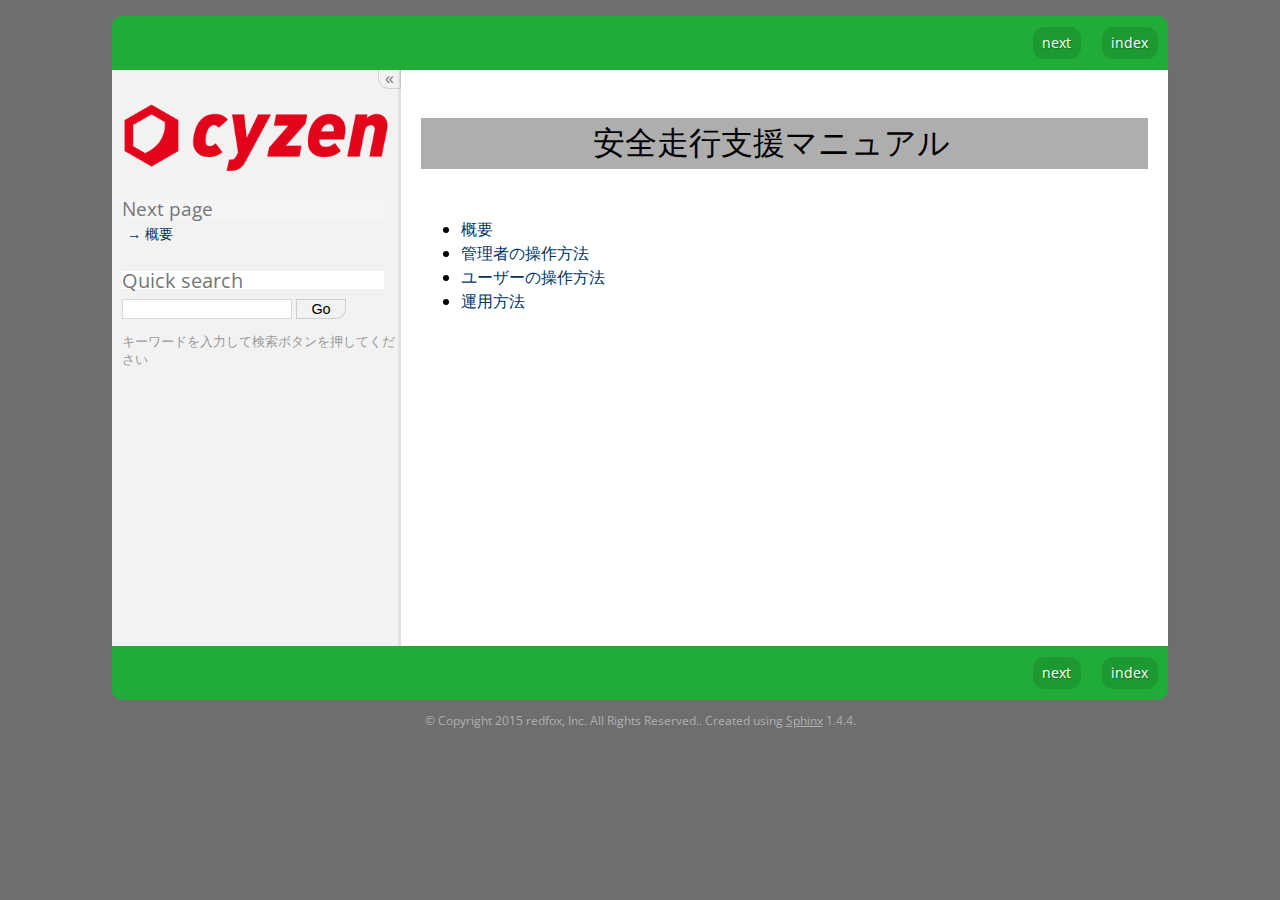
<file: index.html>
<!DOCTYPE html PUBLIC "-//W3C//DTD XHTML 1.0 Transitional//EN"
  "http://www.w3.org/TR/xhtml1/DTD/xhtml1-transitional.dtd">


<html xmlns="http://www.w3.org/1999/xhtml">
  <head>
    <meta http-equiv="Content-Type" content="text/html; charset=utf-8" />
    
    <title>安全走行支援マニュアル &mdash; sds 1.0.0 documentation</title>
    
    <link rel="stylesheet" href="_static/help.css" type="text/css" />
    <link rel="stylesheet" href="_static/pygments.css" type="text/css" />
    <link rel="stylesheet" href="//fonts.googleapis.com/css?family=Noticia+Text|Open+Sans|Droid+Sans+Mono" type="text/css" />
    
    <script type="text/javascript">
      var DOCUMENTATION_OPTIONS = {
        URL_ROOT:    './',
        VERSION:     '1.0.0',
        COLLAPSE_INDEX: false,
        FILE_SUFFIX: '.html',
        HAS_SOURCE:  true
      };
    </script>
    <script type="text/javascript" src="_static/jquery.js"></script>
    <script type="text/javascript" src="_static/underscore.js"></script>
    <script type="text/javascript" src="_static/doctools.js"></script>
    <script type="text/javascript" src="_static/jquery.balloon.js"></script>
    <script type="text/javascript" src="_static/jquery.smooth-scroll.min.js"></script>
    <script type="text/javascript" src="_static/help.js"></script>
    <script type="text/javascript" src="_static/jquery.cookie.js"></script>
    <script type="text/javascript" src="_static/cloud.js"></script>
    <link rel="top" title="sds 1.0.0 documentation" href="#" />
    <link rel="next" title="概要" href="chap1.html" /> 
        <meta name="viewport" content="width=device-width, initial-scale=1">
  </head>
  <body role="document">
    <div class="relbar-top">
        
    <div class="related" role="navigation" aria-label="related navigation">
      <h3>Navigation</h3>
      <ul>
        <li class="right" style="margin-right: 10px">
          <a href="genindex.html" title="General Index"
             accesskey="I">index</a></li>
        <li class="right" >
          <a href="chap1.html" title="概要"
             accesskey="N">next</a> &nbsp; &nbsp;</li>
    <li><a href="#">sds 1.0.0 documentation</a> &raquo;</li>
 
      </ul>
    </div>
    </div>
  

    <div class="document">
      <div class="documentwrapper">
        <div class="bodywrapper">
          <div class="body" role="main">
            
<div class="section" id="id1">
<h1>安全走行支援マニュアル<a class="headerlink" href="#id1" title="Permalink to this headline">¶</a></h1>
<div class="toctree-wrapper compound">
<ul>
<li class="toctree-l1"><a class="reference internal" href="chap1.html">概要</a></li>
<li class="toctree-l1"><a class="reference internal" href="chap2.html">管理者の操作方法</a></li>
<li class="toctree-l1"><a class="reference internal" href="chap3.html">ユーザーの操作方法</a></li>
<li class="toctree-l1"><a class="reference internal" href="chap4.html">運用方法</a></li>
</ul>
</div>
<div class="line-block">
<div class="line"><br /></div>
<div class="line"><br /></div>
<div class="line"><br /></div>
<div class="line"><br /></div>
<div class="line"><br /></div>
<div class="line"><br /></div>
<div class="line"><br /></div>
<div class="line"><br /></div>
<div class="line"><br /></div>
<div class="line"><br /></div>
<div class="line"><br /></div>
</div>
</div>


          </div>
        </div>
      </div>
      <div class="sphinxsidebar" role="navigation" aria-label="main navigation">
        <div class="sphinxsidebarwrapper">
        <p class="logo"><a href="#" title="index">
          <img class="logo" src="_static/cyzen_logo.png" alt="Logo"/>
        </a></p>
  <div class="sphinxnext">
    <h4>Next page</h4>
    <p class="topless"><a href="chap1.html"
                          title="Next page">&rarr; 概要</a></p>
  </div>
<div id="searchbox" style="display: none">
  <h3>Quick search</h3>
    <form class="search" action="search.html" method="get">
      <input type="text" name="q" />
      <input type="submit" value="Go" />
      <input type="hidden" name="check_keywords" value="yes" />
      <input type="hidden" name="area" value="default" />
    </form>
    <p class="searchtip" style="font-size: 90%">
    キーワードを入力して検索ボタンを押してください
    </p>
</div>
<script type="text/javascript">$('#searchbox').show(0);</script>
<script>
  (function(i,s,o,g,r,a,m){i['GoogleAnalyticsObject']=r;i[r]=i[r]||function(){
  (i[r].q=i[r].q||[]).push(arguments)},i[r].l=1*new Date();a=s.createElement(o),
  m=s.getElementsByTagName(o)[0];a.async=1;a.src=g;m.parentNode.insertBefore(a,m)
  })(window,document,'script','//www.google-analytics.com/analytics.js','ga');

  ga('create', 'UA-36034455-1', 'auto');
  ga('send', 'pageview');

</script>
        </div>
      </div>
      <div class="clearer"></div>
    </div>
    <div class="relbar-bottom">
        
    <div class="related" role="navigation" aria-label="related navigation">
      <h3>Navigation</h3>
      <ul>
        <li class="right" style="margin-right: 10px">
          <a href="genindex.html" title="General Index"
             >index</a></li>
        <li class="right" >
          <a href="chap1.html" title="概要"
             >next</a> &nbsp; &nbsp;</li>
    <li><a href="#">sds 1.0.0 documentation</a> &raquo;</li>
 
      </ul>
    </div>
    </div>

    <div class="footer" role="contentinfo">
        &copy; Copyright 2015 redfox, Inc. All Rights Reserved..
      Created using <a href="http://sphinx-doc.org/">Sphinx</a> 1.4.4.
    </div>
    <!-- cloud_sptheme 1.4 -->
  </body>
</html>
</file>
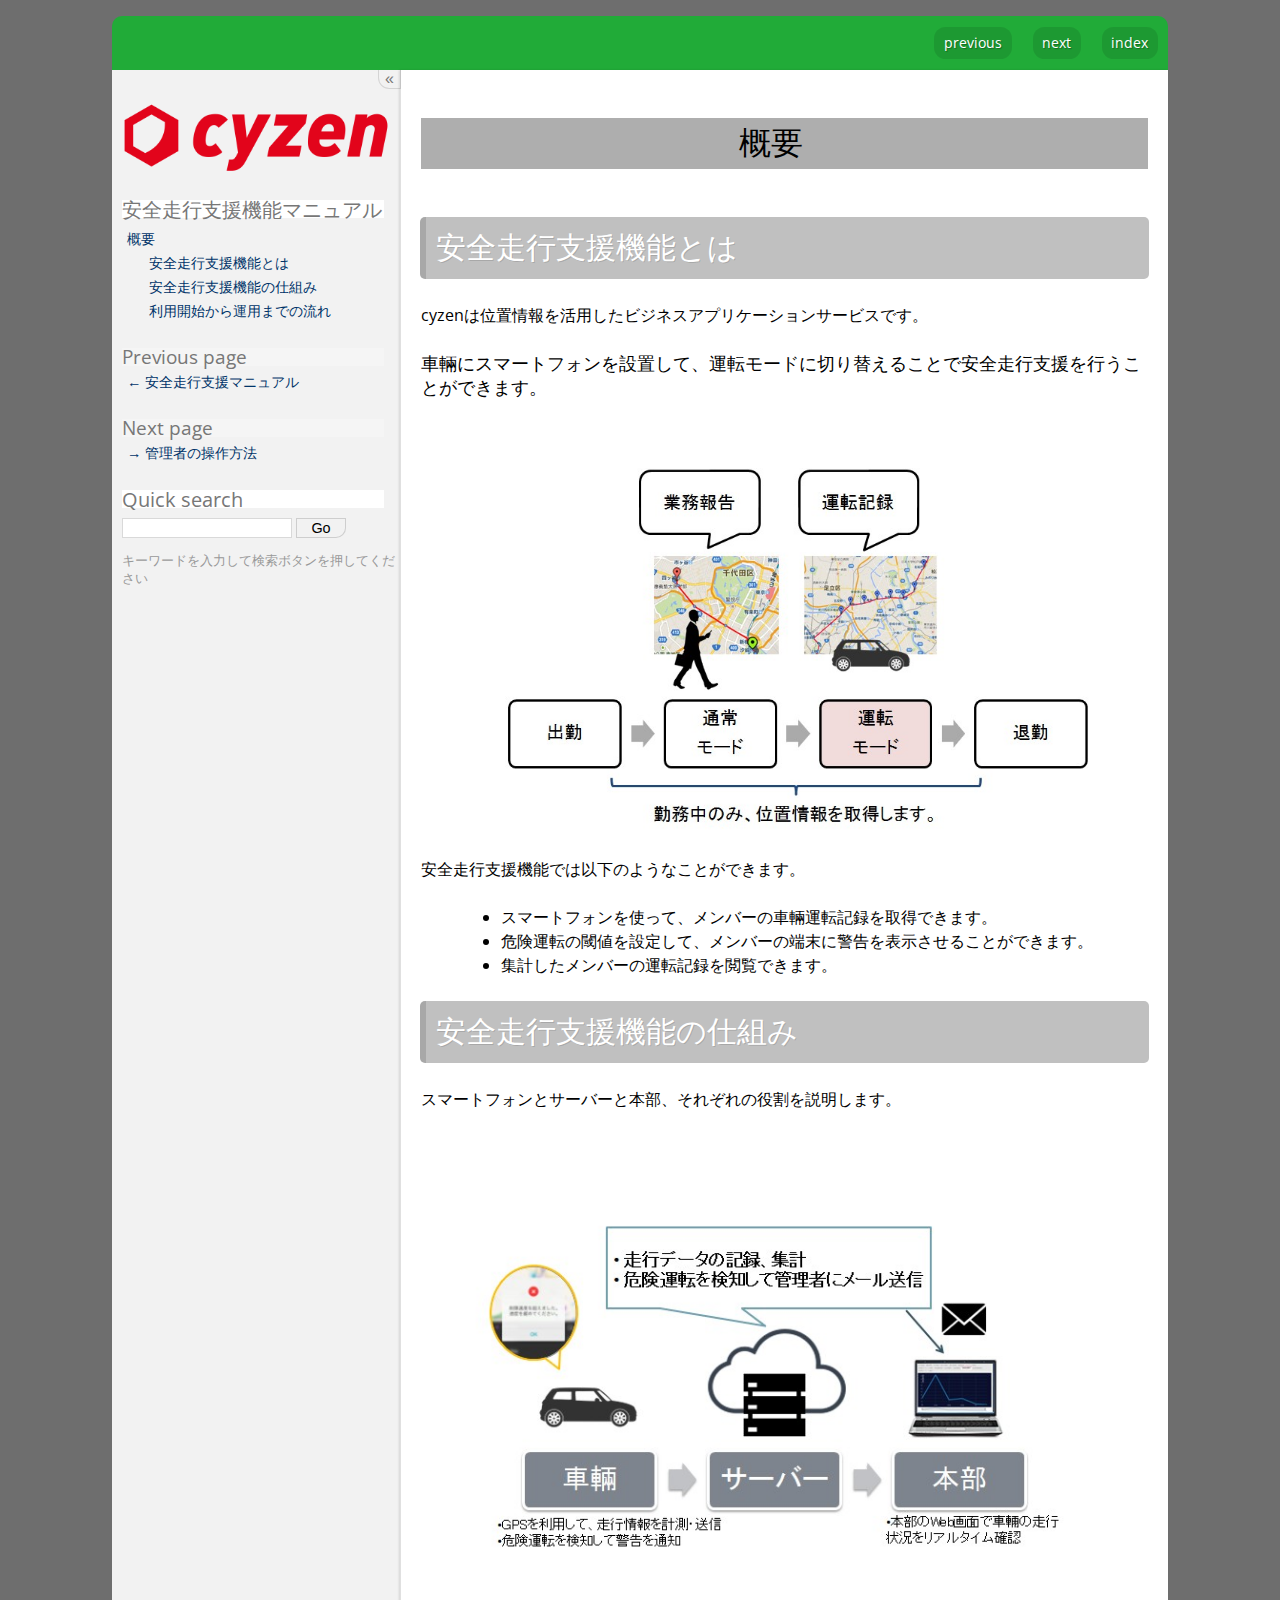
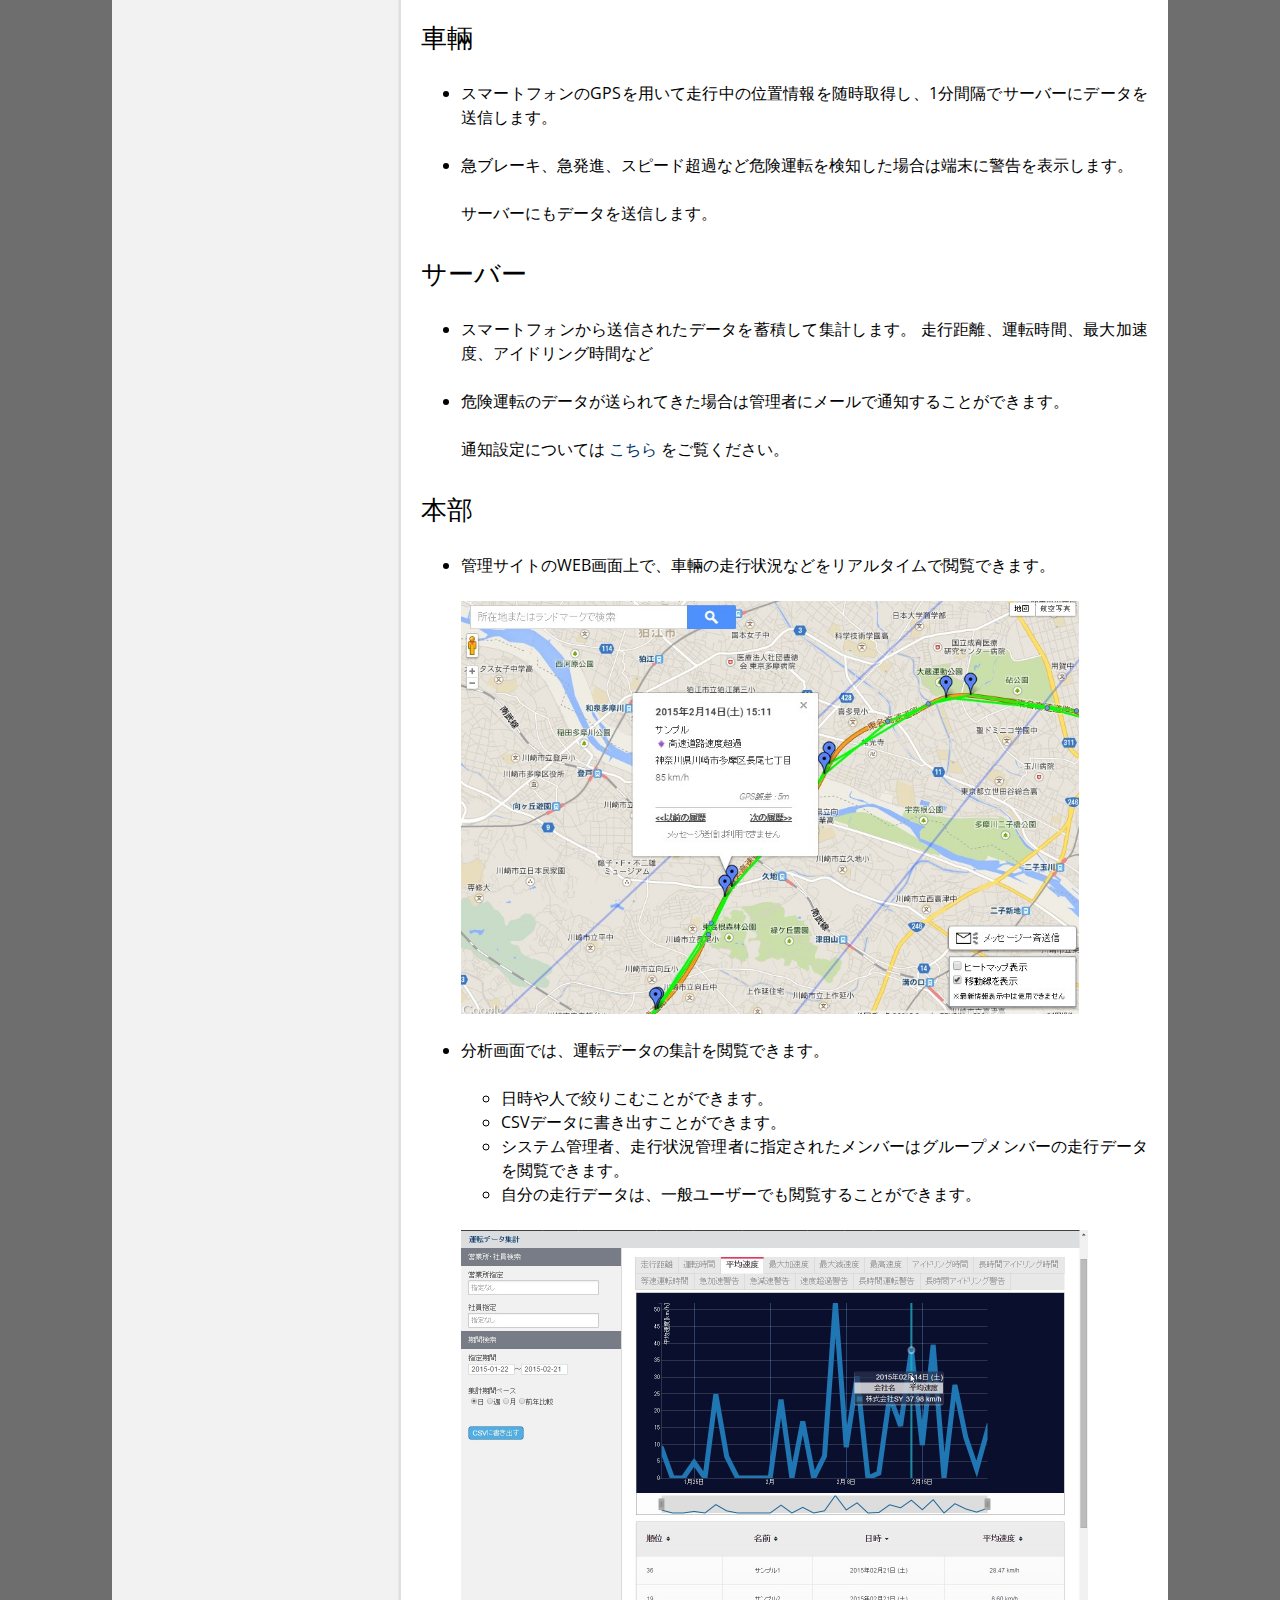
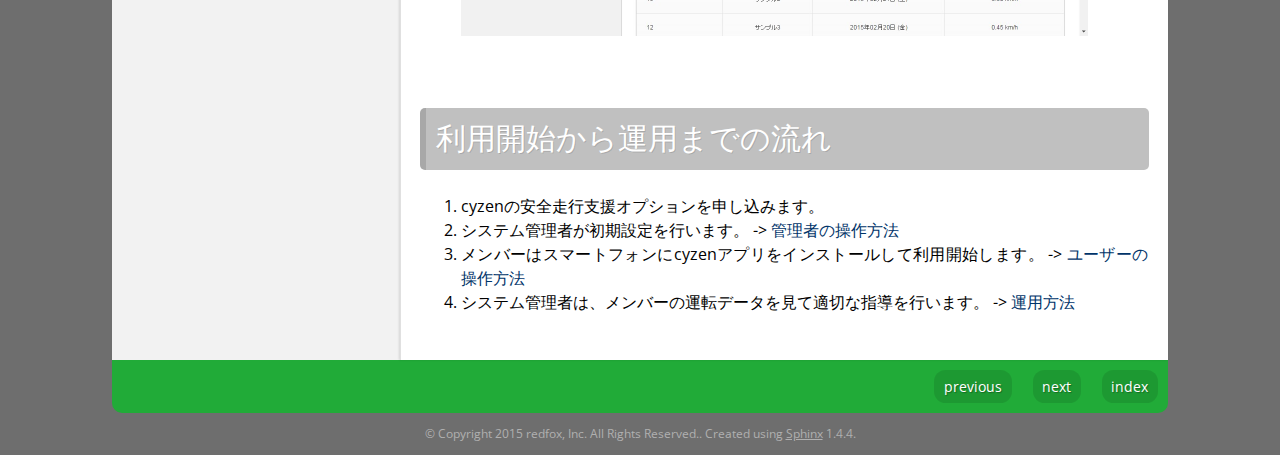
<file: chap1.html>
<!DOCTYPE html PUBLIC "-//W3C//DTD XHTML 1.0 Transitional//EN"
  "http://www.w3.org/TR/xhtml1/DTD/xhtml1-transitional.dtd">


<html xmlns="http://www.w3.org/1999/xhtml">
  <head>
    <meta http-equiv="Content-Type" content="text/html; charset=utf-8" />
    
    <title>概要 &mdash; sds 1.0.0 documentation</title>
    
    <link rel="stylesheet" href="_static/help.css" type="text/css" />
    <link rel="stylesheet" href="_static/pygments.css" type="text/css" />
    <link rel="stylesheet" href="//fonts.googleapis.com/css?family=Noticia+Text|Open+Sans|Droid+Sans+Mono" type="text/css" />
    
    <script type="text/javascript">
      var DOCUMENTATION_OPTIONS = {
        URL_ROOT:    './',
        VERSION:     '1.0.0',
        COLLAPSE_INDEX: false,
        FILE_SUFFIX: '.html',
        HAS_SOURCE:  true
      };
    </script>
    <script type="text/javascript" src="_static/jquery.js"></script>
    <script type="text/javascript" src="_static/underscore.js"></script>
    <script type="text/javascript" src="_static/doctools.js"></script>
    <script type="text/javascript" src="_static/jquery.balloon.js"></script>
    <script type="text/javascript" src="_static/jquery.smooth-scroll.min.js"></script>
    <script type="text/javascript" src="_static/help.js"></script>
    <script type="text/javascript" src="_static/jquery.cookie.js"></script>
    <script type="text/javascript" src="_static/cloud.js"></script>
    <link rel="top" title="sds 1.0.0 documentation" href="index.html" />
    <link rel="next" title="管理者の操作方法" href="chap2.html" />
    <link rel="prev" title="安全走行支援マニュアル" href="index.html" /> 
        <meta name="viewport" content="width=device-width, initial-scale=1">
  </head>
  <body role="document">
    <div class="relbar-top">
        
    <div class="related" role="navigation" aria-label="related navigation">
      <h3>Navigation</h3>
      <ul>
        <li class="right" style="margin-right: 10px">
          <a href="genindex.html" title="General Index"
             accesskey="I">index</a></li>
        <li class="right" >
          <a href="chap2.html" title="管理者の操作方法"
             accesskey="N">next</a> &nbsp; &nbsp;</li>
        <li class="right" >
          <a href="index.html" title="安全走行支援マニュアル"
             accesskey="P">previous</a> &nbsp; &nbsp;</li>
    <li><a href="index.html">sds 1.0.0 documentation</a> &raquo;</li>
 
      </ul>
    </div>
    </div>
  

    <div class="document">
      <div class="documentwrapper">
        <div class="bodywrapper">
          <div class="body" role="main">
            
<div class="section" id="id1">
<h1>概要<a class="headerlink" href="#id1" title="Permalink to this headline">¶</a></h1>
<div class="section" id="id2">
<h2>安全走行支援機能とは<a class="headerlink" href="#id2" title="Permalink to this headline">¶</a></h2>
<p>cyzenは位置情報を活用したビジネスアプリケーションサービスです。</p>
<dl class="docutils">
<dt>車輛にスマートフォンを設置して、運転モードに切り替えることで安全走行支援を行うことができます。</dt>
<dd><img alt="記録の仕組みについて" src="_images/chp1_1.jpg" /></dd>
</dl>
<p>安全走行支援機能では以下のようなことができます。</p>
<blockquote>
<div><ul class="simple">
<li>スマートフォンを使って、メンバーの車輛運転記録を取得できます。</li>
<li>危険運転の閾値を設定して、メンバーの端末に警告を表示させることができます。</li>
<li>集計したメンバーの運転記録を閲覧できます。</li>
</ul>
</div></blockquote>
</div>
<div class="section" id="id3">
<h2>安全走行支援機能の仕組み<a class="headerlink" href="#id3" title="Permalink to this headline">¶</a></h2>
<p>スマートフォンとサーバーと本部、それぞれの役割を説明します。</p>
<blockquote>
<div><a class="reference internal" href="_images/chp1_2.jpg"><img alt="機能について" src="_images/chp1_2.jpg" style="width: 679.0px; height: 483.0px;" /></a></div></blockquote>
<div class="section" id="id4">
<h3>車輛<a class="headerlink" href="#id4" title="Permalink to this headline">¶</a></h3>
<ul>
<li><p class="first">スマートフォンのGPSを用いて走行中の位置情報を随時取得し、1分間隔でサーバーにデータを送信します。</p>
</li>
<li><p class="first">急ブレーキ、急発進、スピード超過など危険運転を検知した場合は端末に警告を表示します。</p>
<p>サーバーにもデータを送信します。</p>
</li>
</ul>
</div>
<div class="section" id="id5">
<h3>サーバー<a class="headerlink" href="#id5" title="Permalink to this headline">¶</a></h3>
<ul>
<li><p class="first">スマートフォンから送信されたデータを蓄積して集計します。
走行距離、運転時間、最大加速度、アイドリング時間など</p>
</li>
<li><p class="first">危険運転のデータが送られてきた場合は管理者にメールで通知することができます。</p>
<p>通知設定については <a class="reference internal" href="chap4.html#about-notice"><span class="std std-ref">こちら</span></a> をご覧ください。</p>
</li>
</ul>
</div>
<div class="section" id="id6">
<h3>本部<a class="headerlink" href="#id6" title="Permalink to this headline">¶</a></h3>
<ul>
<li><p class="first">管理サイトのWEB画面上で、車輛の走行状況などをリアルタイムで閲覧できます。</p>
<p><a class="reference internal" href="_images/chp1_3.jpg"><img alt="リアルタイム確認" src="_images/chp1_3.jpg" style="width: 618.1px; height: 412.3px;" /></a></p>
</li>
<li><p class="first">分析画面では、運転データの集計を閲覧できます。</p>
<ul class="simple">
<li>日時や人で絞りこむことができます。</li>
<li>CSVデータに書き出すことができます。</li>
<li>システム管理者、走行状況管理者に指定されたメンバーはグループメンバーの走行データを閲覧できます。</li>
<li>自分の走行データは、一般ユーザーでも閲覧することができます。</li>
</ul>
<p><a class="reference internal" href="_images/chp1_4.jpg"><img alt="分析について" src="_images/chp1_4.jpg" style="width: 627.0px; height: 406.0px;" /></a></p>
</li>
</ul>
<div class="line-block">
<div class="line"><br /></div>
</div>
</div>
</div>
<div class="section" id="id7">
<h2>利用開始から運用までの流れ<a class="headerlink" href="#id7" title="Permalink to this headline">¶</a></h2>
<ol class="arabic simple">
<li>cyzenの安全走行支援オプションを申し込みます。</li>
<li>システム管理者が初期設定を行います。 -&gt; <a class="reference internal" href="chap2.html"><span class="doc">管理者の操作方法</span></a></li>
<li>メンバーはスマートフォンにcyzenアプリをインストールして利用開始します。 -&gt; <a class="reference internal" href="chap3.html"><span class="doc">ユーザーの操作方法</span></a></li>
<li>システム管理者は、メンバーの運転データを見て適切な指導を行います。 -&gt; <a class="reference internal" href="chap4.html"><span class="doc">運用方法</span></a></li>
</ol>
</div>
</div>


          </div>
        </div>
      </div>
      <div class="sphinxsidebar" role="navigation" aria-label="main navigation">
        <div class="sphinxsidebarwrapper">
        <p class="logo"><a href="index.html" title="index">
          <img class="logo" src="_static/cyzen_logo.png" alt="Logo"/>
        </a></p>
  <h3><a href="index.html">安全走行支援機能マニュアル</a></h3>
  <ul>
<li><a class="reference internal" href="#">概要</a><ul>
<li><a class="reference internal" href="#id2">安全走行支援機能とは</a></li>
<li><a class="reference internal" href="#id3">安全走行支援機能の仕組み</a></li>
<li><a class="reference internal" href="#id7">利用開始から運用までの流れ</a></li>
</ul>
</li>
</ul>

  <div class="sphinxprev">
    <h4>Previous page</h4>
    <p class="topless"><a href="index.html"
                          title="Previous page">&larr; 安全走行支援マニュアル</a></p>
  </div>
  <div class="sphinxnext">
    <h4>Next page</h4>
    <p class="topless"><a href="chap2.html"
                          title="Next page">&rarr; 管理者の操作方法</a></p>
  </div>
<div id="searchbox" style="display: none">
  <h3>Quick search</h3>
    <form class="search" action="search.html" method="get">
      <input type="text" name="q" />
      <input type="submit" value="Go" />
      <input type="hidden" name="check_keywords" value="yes" />
      <input type="hidden" name="area" value="default" />
    </form>
    <p class="searchtip" style="font-size: 90%">
    キーワードを入力して検索ボタンを押してください
    </p>
</div>
<script type="text/javascript">$('#searchbox').show(0);</script>
<script>
  (function(i,s,o,g,r,a,m){i['GoogleAnalyticsObject']=r;i[r]=i[r]||function(){
  (i[r].q=i[r].q||[]).push(arguments)},i[r].l=1*new Date();a=s.createElement(o),
  m=s.getElementsByTagName(o)[0];a.async=1;a.src=g;m.parentNode.insertBefore(a,m)
  })(window,document,'script','//www.google-analytics.com/analytics.js','ga');

  ga('create', 'UA-36034455-1', 'auto');
  ga('send', 'pageview');

</script>
        </div>
      </div>
      <div class="clearer"></div>
    </div>
    <div class="relbar-bottom">
        
    <div class="related" role="navigation" aria-label="related navigation">
      <h3>Navigation</h3>
      <ul>
        <li class="right" style="margin-right: 10px">
          <a href="genindex.html" title="General Index"
             >index</a></li>
        <li class="right" >
          <a href="chap2.html" title="管理者の操作方法"
             >next</a> &nbsp; &nbsp;</li>
        <li class="right" >
          <a href="index.html" title="安全走行支援マニュアル"
             >previous</a> &nbsp; &nbsp;</li>
    <li><a href="index.html">sds 1.0.0 documentation</a> &raquo;</li>
 
      </ul>
    </div>
    </div>

    <div class="footer" role="contentinfo">
        &copy; Copyright 2015 redfox, Inc. All Rights Reserved..
      Created using <a href="http://sphinx-doc.org/">Sphinx</a> 1.4.4.
    </div>
    <!-- cloud_sptheme 1.4 -->
  </body>
</html>
</file>
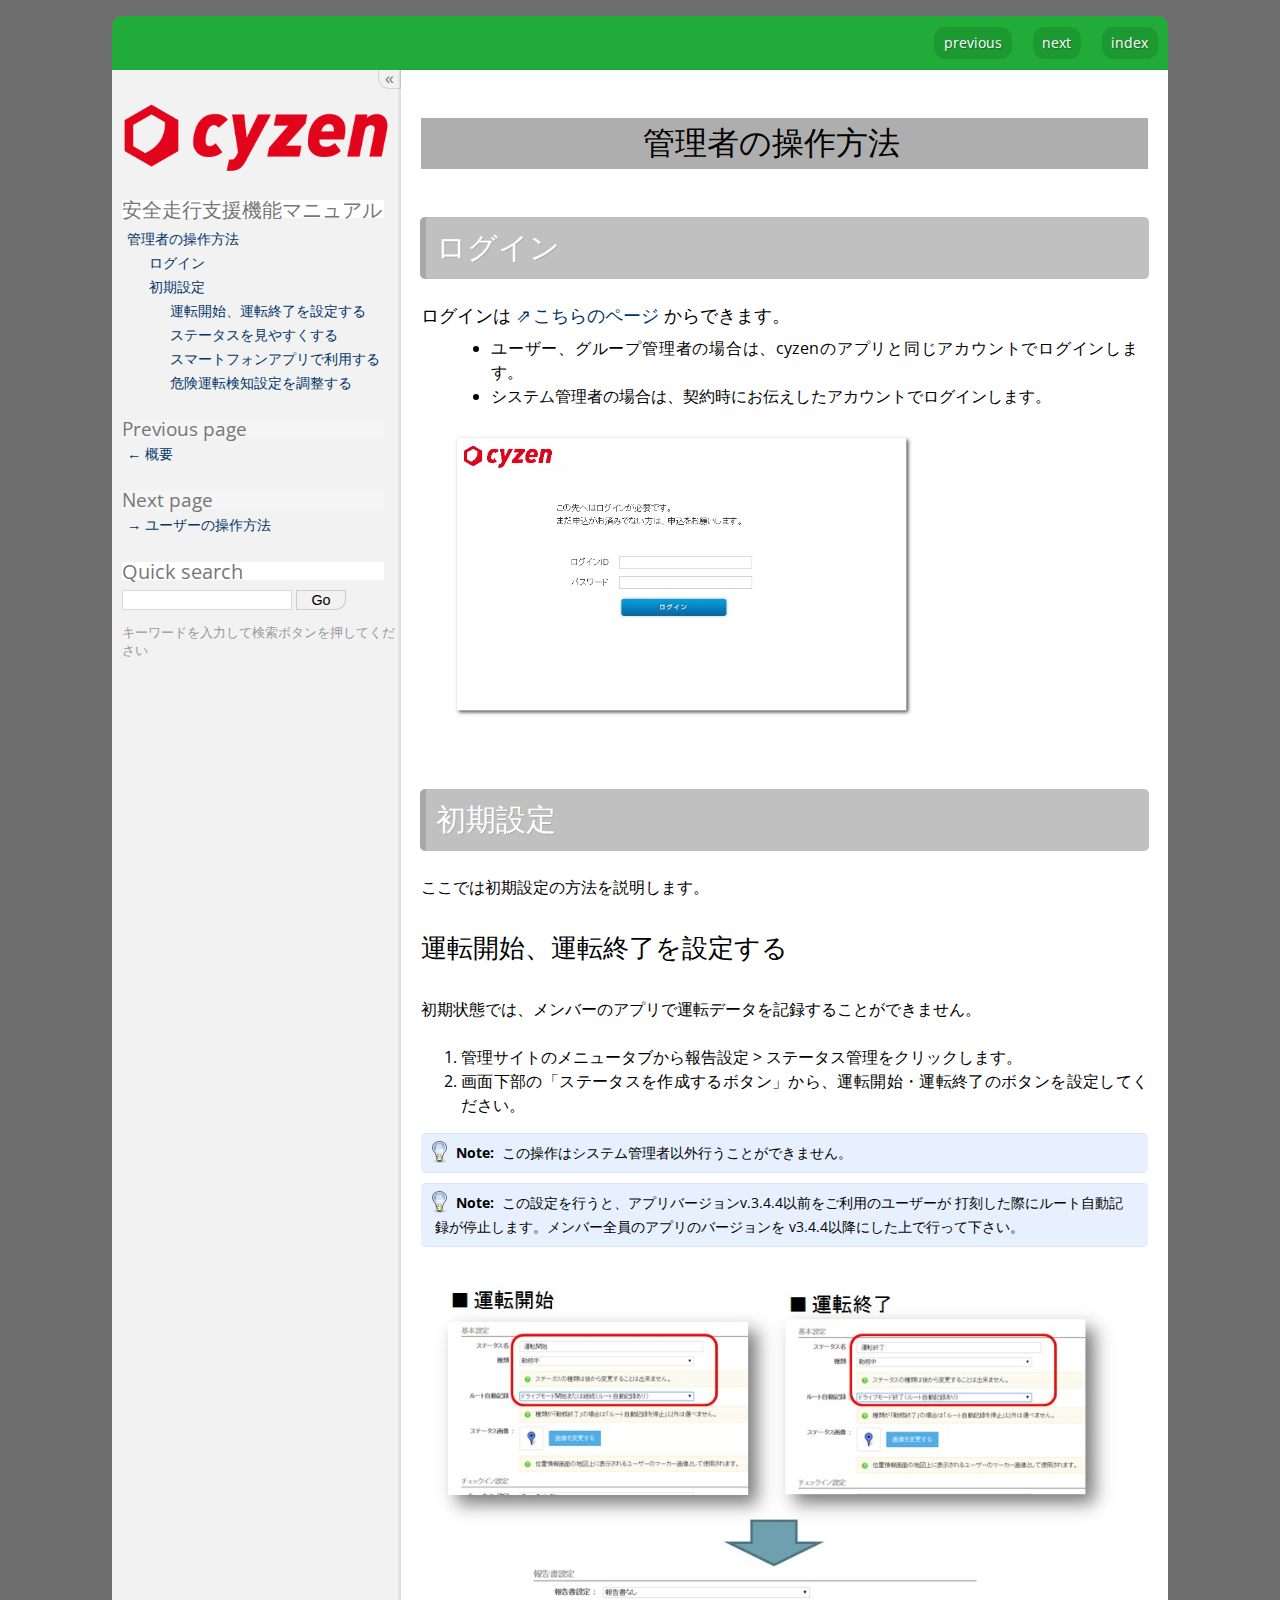
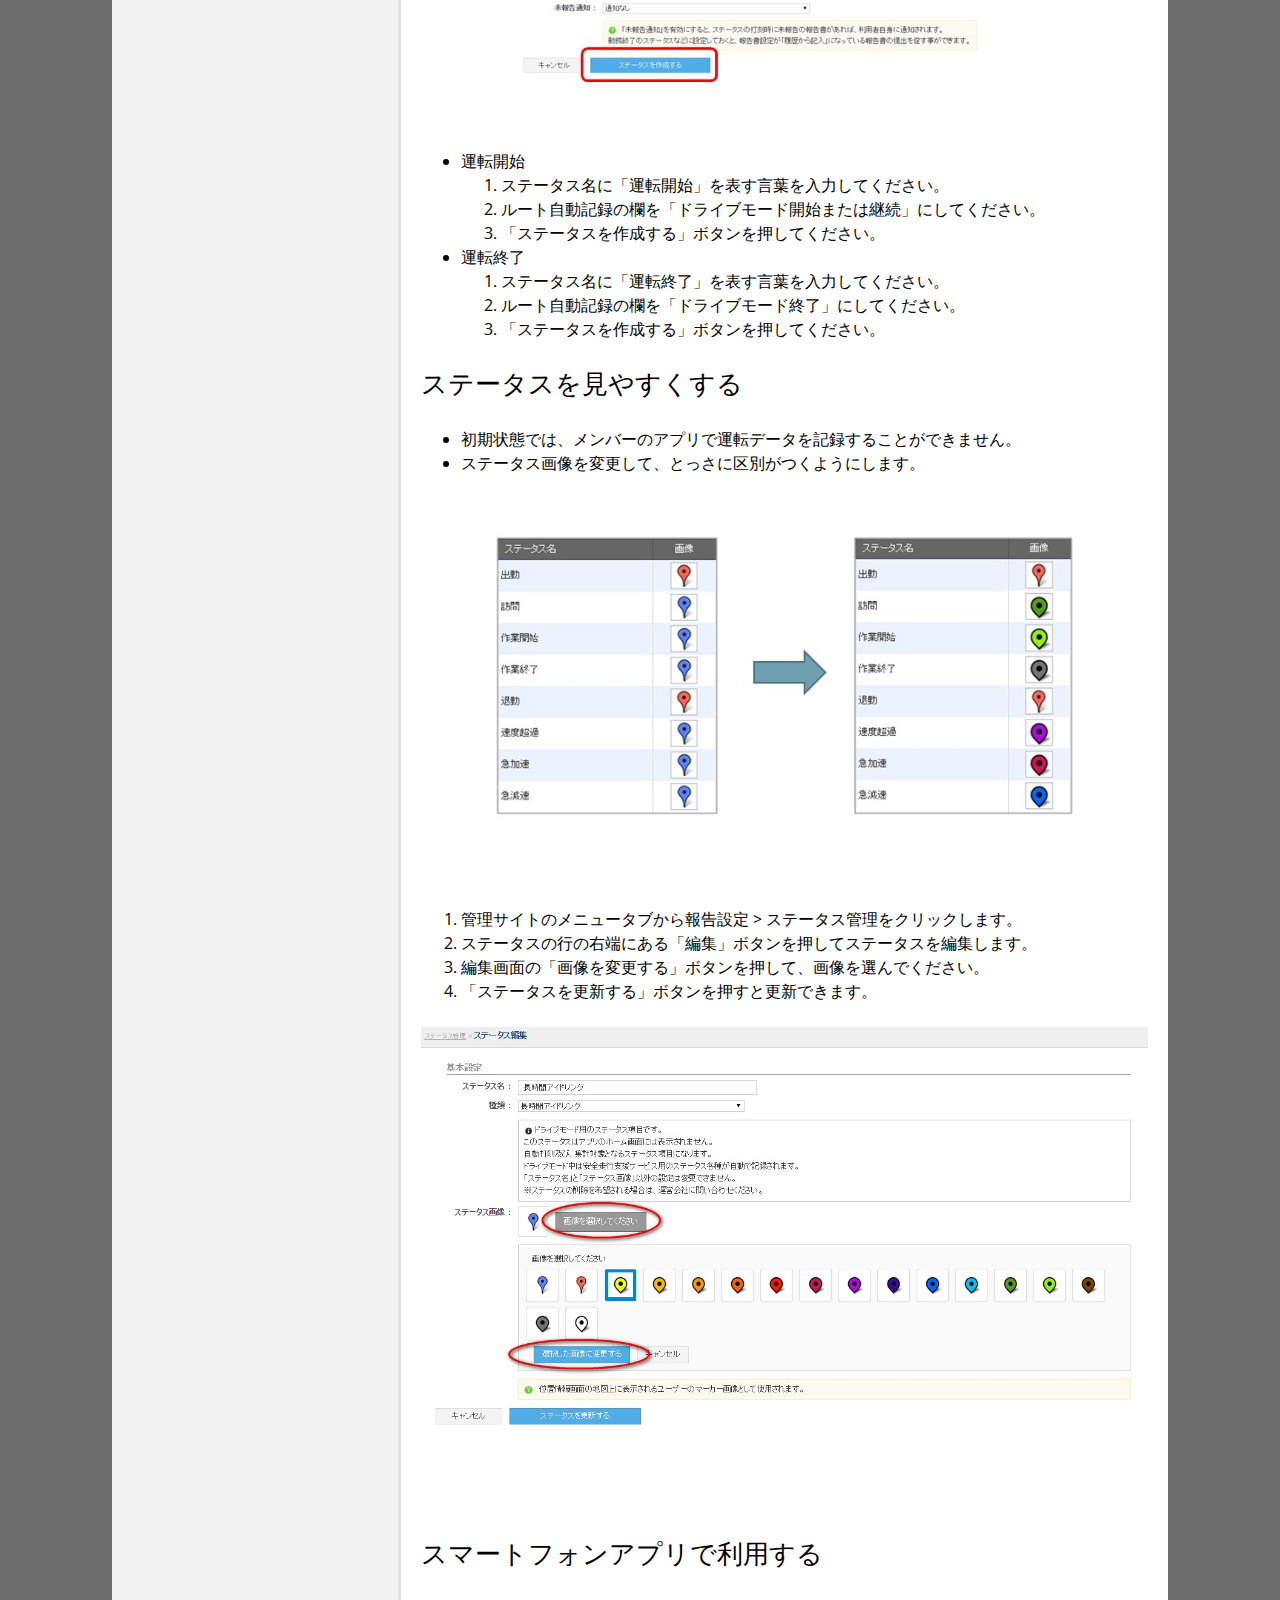
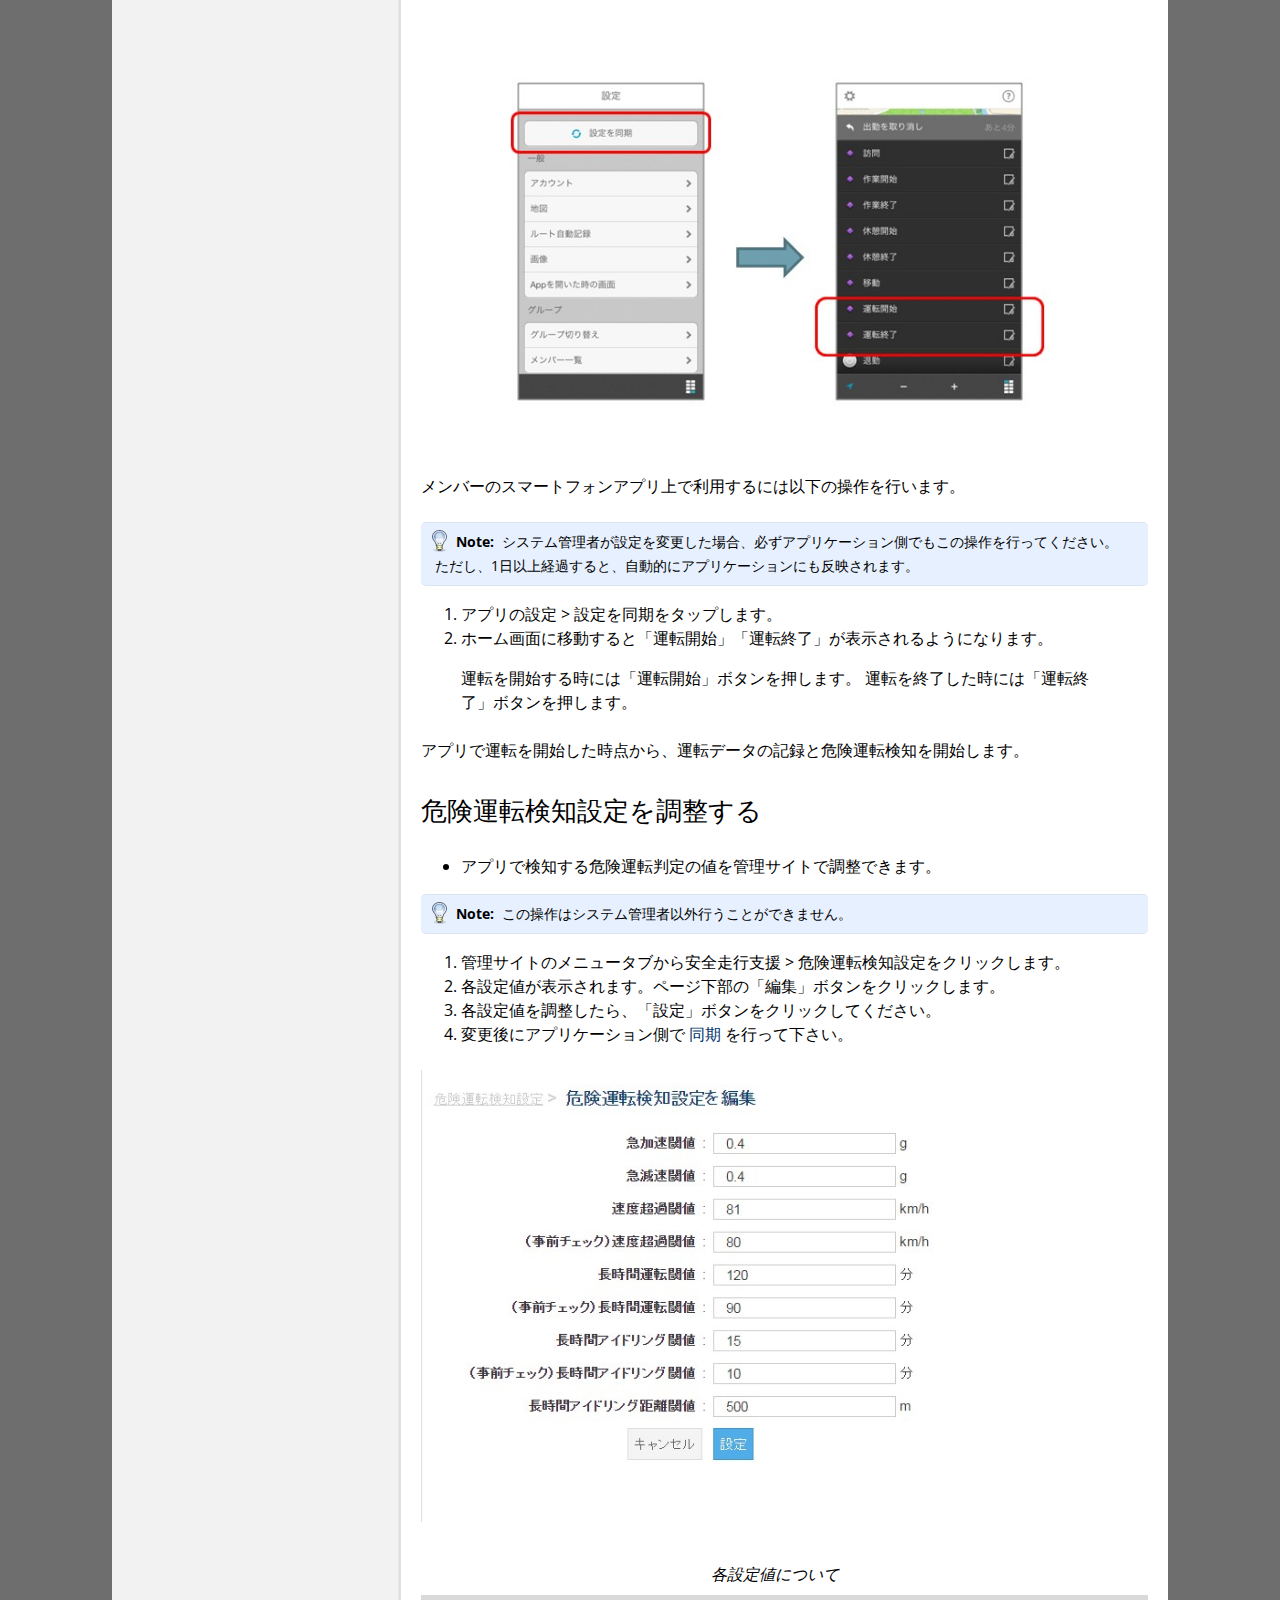
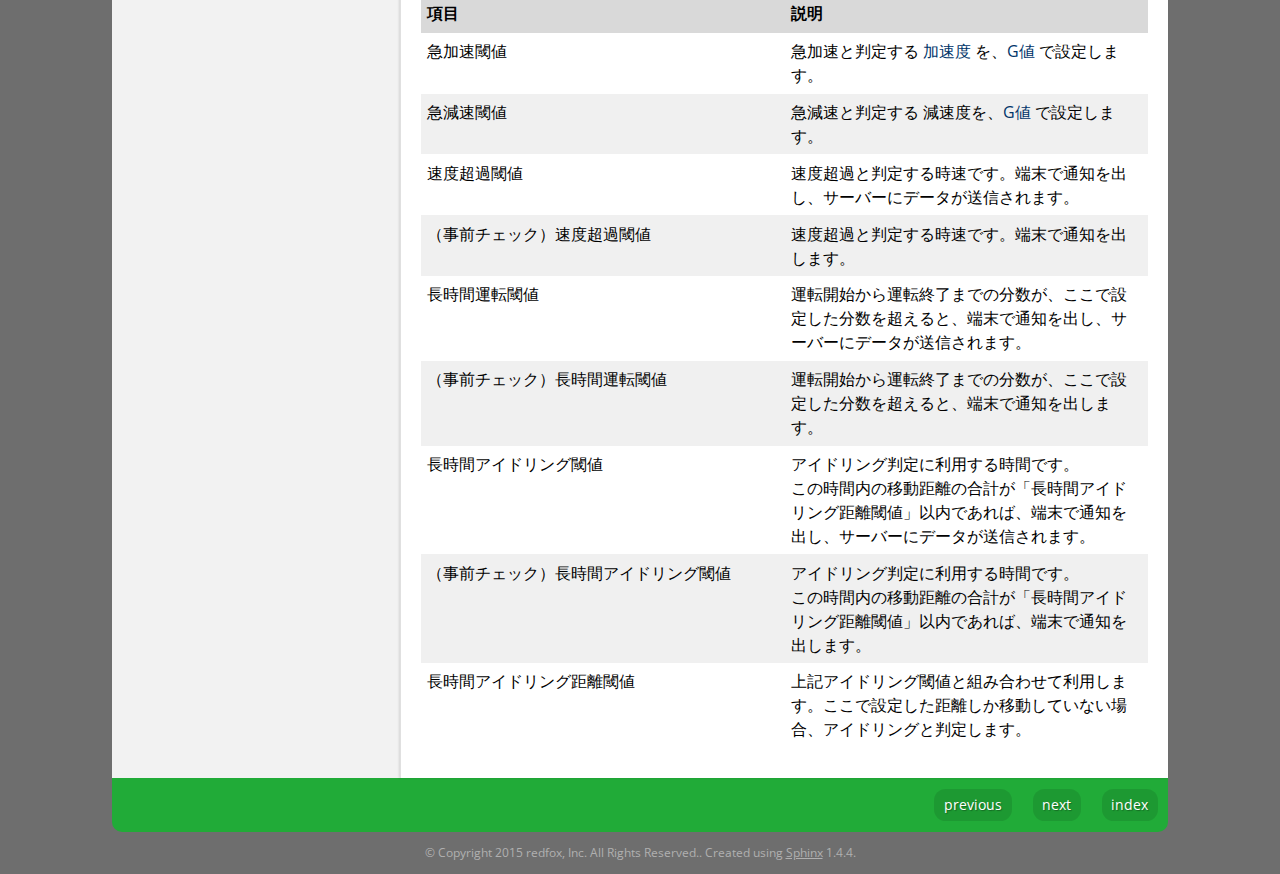
<file: chap2.html>
<!DOCTYPE html PUBLIC "-//W3C//DTD XHTML 1.0 Transitional//EN"
  "http://www.w3.org/TR/xhtml1/DTD/xhtml1-transitional.dtd">


<html xmlns="http://www.w3.org/1999/xhtml">
  <head>
    <meta http-equiv="Content-Type" content="text/html; charset=utf-8" />
    
    <title>管理者の操作方法 &mdash; sds 1.0.0 documentation</title>
    
    <link rel="stylesheet" href="_static/help.css" type="text/css" />
    <link rel="stylesheet" href="_static/pygments.css" type="text/css" />
    <link rel="stylesheet" href="//fonts.googleapis.com/css?family=Noticia+Text|Open+Sans|Droid+Sans+Mono" type="text/css" />
    
    <script type="text/javascript">
      var DOCUMENTATION_OPTIONS = {
        URL_ROOT:    './',
        VERSION:     '1.0.0',
        COLLAPSE_INDEX: false,
        FILE_SUFFIX: '.html',
        HAS_SOURCE:  true
      };
    </script>
    <script type="text/javascript" src="_static/jquery.js"></script>
    <script type="text/javascript" src="_static/underscore.js"></script>
    <script type="text/javascript" src="_static/doctools.js"></script>
    <script type="text/javascript" src="_static/jquery.balloon.js"></script>
    <script type="text/javascript" src="_static/jquery.smooth-scroll.min.js"></script>
    <script type="text/javascript" src="_static/help.js"></script>
    <script type="text/javascript" src="_static/jquery.cookie.js"></script>
    <script type="text/javascript" src="_static/cloud.js"></script>
    <link rel="top" title="sds 1.0.0 documentation" href="index.html" />
    <link rel="next" title="ユーザーの操作方法" href="chap3.html" />
    <link rel="prev" title="概要" href="chap1.html" /> 
        <meta name="viewport" content="width=device-width, initial-scale=1">
  </head>
  <body role="document">
    <div class="relbar-top">
        
    <div class="related" role="navigation" aria-label="related navigation">
      <h3>Navigation</h3>
      <ul>
        <li class="right" style="margin-right: 10px">
          <a href="genindex.html" title="General Index"
             accesskey="I">index</a></li>
        <li class="right" >
          <a href="chap3.html" title="ユーザーの操作方法"
             accesskey="N">next</a> &nbsp; &nbsp;</li>
        <li class="right" >
          <a href="chap1.html" title="概要"
             accesskey="P">previous</a> &nbsp; &nbsp;</li>
    <li><a href="index.html">sds 1.0.0 documentation</a> &raquo;</li>
 
      </ul>
    </div>
    </div>
  

    <div class="document">
      <div class="documentwrapper">
        <div class="bodywrapper">
          <div class="body" role="main">
            
<div class="section" id="id1">
<h1>管理者の操作方法<a class="headerlink" href="#id1" title="Permalink to this headline">¶</a></h1>
<div class="section" id="loginurl">
<span id="id2"></span><h2>ログイン<a class="headerlink" href="#loginurl" title="Permalink to this headline">¶</a></h2>
<dl class="docutils">
<dt>ログインは <a class="reference external" href="https://center.cyzen.cloud/d/">こちらのページ</a> からできます。</dt>
<dd><ul class="first simple">
<li>ユーザー、グループ管理者の場合は、cyzenのアプリと同じアカウントでログインします。</li>
<li>システム管理者の場合は、契約時にお伝えしたアカウントでログインします。</li>
</ul>
<p class="last"><a class="reference internal" href="_images/login.jpg"><img alt="ログイン画面" src="_images/login.jpg" style="width: 480.0px; height: 285.6px;" /></a></p>
</dd>
</dl>
<div class="line-block">
<div class="line"><br /></div>
</div>
</div>
<div class="section" id="id4">
<h2>初期設定<a class="headerlink" href="#id4" title="Permalink to this headline">¶</a></h2>
<p>ここでは初期設定の方法を説明します。</p>
<div class="section" id="id5">
<h3>運転開始、運転終了を設定する<a class="headerlink" href="#id5" title="Permalink to this headline">¶</a></h3>
<p>初期状態では、メンバーのアプリで運転データを記録することができません。</p>
<ol class="arabic simple">
<li>管理サイトのメニュータブから報告設定 &gt; ステータス管理をクリックします。</li>
<li>画面下部の「ステータスを作成するボタン」から、運転開始・運転終了のボタンを設定してください。</li>
</ol>
<div class="admonition note">
<p class="first admonition-title">Note</p>
<p class="last">この操作はシステム管理者以外行うことができません。</p>
</div>
<div class="admonition note">
<p class="first admonition-title">Note</p>
<p class="last">この設定を行うと、アプリバージョンv.3.4.4以前をご利用のユーザーが
打刻した際にルート自動記録が停止します。メンバー全員のアプリのバージョンを
v3.4.4以降にした上で行って下さい。</p>
</div>
<p><img alt="ステータス設定画面" src="_images/chp2_2.jpg" /></p>
<ul class="simple">
<li>運転開始<ol class="arabic">
<li>ステータス名に「運転開始」を表す言葉を入力してください。</li>
<li>ルート自動記録の欄を「ドライブモード開始または継続」にしてください。</li>
<li>「ステータスを作成する」ボタンを押してください。</li>
</ol>
</li>
<li>運転終了<ol class="arabic">
<li>ステータス名に「運転終了」を表す言葉を入力してください。</li>
<li>ルート自動記録の欄を「ドライブモード終了」にしてください。</li>
<li>「ステータスを作成する」ボタンを押してください。</li>
</ol>
</li>
</ul>
</div>
<div class="section" id="id6">
<h3>ステータスを見やすくする<a class="headerlink" href="#id6" title="Permalink to this headline">¶</a></h3>
<ul class="simple">
<li>初期状態では、メンバーのアプリで運転データを記録することができません。</li>
<li>ステータス画像を変更して、とっさに区別がつくようにします。</li>
</ul>
<p><img alt="ステータス設定画面" src="_images/chp2_2_1.jpg" /></p>
<ol class="arabic simple">
<li>管理サイトのメニュータブから報告設定 &gt; ステータス管理をクリックします。</li>
<li>ステータスの行の右端にある「編集」ボタンを押してステータスを編集します。</li>
<li>編集画面の「画像を変更する」ボタンを押して、画像を選んでください。</li>
<li>「ステータスを更新する」ボタンを押すと更新できます。</li>
</ol>
<p><img alt="ステータス設定画面" src="_images/chp2_2_2.jpg" /></p>
<div class="line-block">
<div class="line"><br /></div>
<div class="line"><br /></div>
</div>
</div>
<div class="section" id="app-sync">
<span id="id7"></span><h3>スマートフォンアプリで利用する<a class="headerlink" href="#app-sync" title="Permalink to this headline">¶</a></h3>
<p><img alt="アプリ画面について" src="_images/chp2_3.jpg" /></p>
<p>メンバーのスマートフォンアプリ上で利用するには以下の操作を行います。</p>
<div class="admonition note">
<p class="first admonition-title">Note</p>
<p class="last">システム管理者が設定を変更した場合、必ずアプリケーション側でもこの操作を行ってください。
ただし、1日以上経過すると、自動的にアプリケーションにも反映されます。</p>
</div>
<ol class="arabic simple">
<li>アプリの設定 &gt; 設定を同期をタップします。</li>
<li>ホーム画面に移動すると「運転開始」「運転終了」が表示されるようになります。</li>
</ol>
<blockquote>
<div>運転を開始する時には「運転開始」ボタンを押します。
運転を終了した時には「運転終了」ボタンを押します。</div></blockquote>
<p>アプリで運転を開始した時点から、運転データの記録と危険運転検知を開始します。</p>
</div>
<div class="section" id="sd-settings">
<span id="id8"></span><h3>危険運転検知設定を調整する<a class="headerlink" href="#sd-settings" title="Permalink to this headline">¶</a></h3>
<ul class="simple">
<li>アプリで検知する危険運転判定の値を管理サイトで調整できます。</li>
</ul>
<div class="admonition note">
<p class="first admonition-title">Note</p>
<p class="last">この操作はシステム管理者以外行うことができません。</p>
</div>
<ol class="arabic simple">
<li>管理サイトのメニュータブから安全走行支援 &gt; 危険運転検知設定をクリックします。</li>
<li>各設定値が表示されます。ページ下部の「編集」ボタンをクリックします。</li>
<li>各設定値を調整したら、「設定」ボタンをクリックしてください。</li>
<li>変更後にアプリケーション側で <a class="reference internal" href="#app-sync"><span class="std std-ref">同期</span></a> を行って下さい。</li>
</ol>
<p><img alt="危険運転検知設定について" src="_images/chp2_4.jpg" /></p>
<table border="1" class="docutils" id="id9">
<caption><span class="caption-text">各設定値について</span><a class="headerlink" href="#id9" title="Permalink to this table">¶</a></caption>
<colgroup>
<col width="50%" />
<col width="50%" />
</colgroup>
<thead valign="bottom">
<tr class="row-odd"><th class="head">項目</th>
<th class="head">説明</th>
</tr>
</thead>
<tbody valign="top">
<tr class="row-even"><td>急加速閾値</td>
<td>急加速と判定する <a class="reference internal" href="glossary.html#term-15"><span class="xref std std-term">加速度</span></a> を、<a class="reference internal" href="glossary.html#term-g"><span class="xref std std-term">G値</span></a> で設定します。</td>
</tr>
<tr class="row-odd"><td>急減速閾値</td>
<td>急減速と判定する 減速度を、<a class="reference internal" href="glossary.html#term-g"><span class="xref std std-term">G値</span></a> で設定します。</td>
</tr>
<tr class="row-even"><td>速度超過閾値</td>
<td>速度超過と判定する時速です。端末で通知を出し、サーバーにデータが送信されます。</td>
</tr>
<tr class="row-odd"><td>（事前チェック）速度超過閾値</td>
<td>速度超過と判定する時速です。端末で通知を出します。</td>
</tr>
<tr class="row-even"><td>長時間運転閾値</td>
<td>運転開始から運転終了までの分数が、ここで設定した分数を超えると、端末で通知を出し、サーバーにデータが送信されます。</td>
</tr>
<tr class="row-odd"><td>（事前チェック）長時間運転閾値</td>
<td>運転開始から運転終了までの分数が、ここで設定した分数を超えると、端末で通知を出します。</td>
</tr>
<tr class="row-even"><td>長時間アイドリング閾値</td>
<td>アイドリング判定に利用する時間です。 <br/> この時間内の移動距離の合計が「長時間アイドリング距離閾値」以内であれば、端末で通知を出し、サーバーにデータが送信されます。</td>
</tr>
<tr class="row-odd"><td>（事前チェック）長時間アイドリング閾値</td>
<td>アイドリング判定に利用する時間です。 <br/> この時間内の移動距離の合計が「長時間アイドリング距離閾値」以内であれば、端末で通知を出します。</td>
</tr>
<tr class="row-even"><td>長時間アイドリング距離閾値</td>
<td>上記アイドリング閾値と組み合わせて利用します。ここで設定した距離しか移動していない場合、アイドリングと判定します。</td>
</tr>
</tbody>
</table>
</div>
</div>
</div>


          </div>
        </div>
      </div>
      <div class="sphinxsidebar" role="navigation" aria-label="main navigation">
        <div class="sphinxsidebarwrapper">
        <p class="logo"><a href="index.html" title="index">
          <img class="logo" src="_static/cyzen_logo.png" alt="Logo"/>
        </a></p>
  <h3><a href="index.html">安全走行支援機能マニュアル</a></h3>
  <ul>
<li><a class="reference internal" href="#">管理者の操作方法</a><ul>
<li><a class="reference internal" href="#loginurl">ログイン</a></li>
<li><a class="reference internal" href="#id4">初期設定</a><ul>
<li><a class="reference internal" href="#id5">運転開始、運転終了を設定する</a></li>
<li><a class="reference internal" href="#id6">ステータスを見やすくする</a></li>
<li><a class="reference internal" href="#app-sync">スマートフォンアプリで利用する</a></li>
<li><a class="reference internal" href="#sd-settings">危険運転検知設定を調整する</a></li>
</ul>
</li>
</ul>
</li>
</ul>

  <div class="sphinxprev">
    <h4>Previous page</h4>
    <p class="topless"><a href="chap1.html"
                          title="Previous page">&larr; 概要</a></p>
  </div>
  <div class="sphinxnext">
    <h4>Next page</h4>
    <p class="topless"><a href="chap3.html"
                          title="Next page">&rarr; ユーザーの操作方法</a></p>
  </div>
<div id="searchbox" style="display: none">
  <h3>Quick search</h3>
    <form class="search" action="search.html" method="get">
      <input type="text" name="q" />
      <input type="submit" value="Go" />
      <input type="hidden" name="check_keywords" value="yes" />
      <input type="hidden" name="area" value="default" />
    </form>
    <p class="searchtip" style="font-size: 90%">
    キーワードを入力して検索ボタンを押してください
    </p>
</div>
<script type="text/javascript">$('#searchbox').show(0);</script>
<script>
  (function(i,s,o,g,r,a,m){i['GoogleAnalyticsObject']=r;i[r]=i[r]||function(){
  (i[r].q=i[r].q||[]).push(arguments)},i[r].l=1*new Date();a=s.createElement(o),
  m=s.getElementsByTagName(o)[0];a.async=1;a.src=g;m.parentNode.insertBefore(a,m)
  })(window,document,'script','//www.google-analytics.com/analytics.js','ga');

  ga('create', 'UA-36034455-1', 'auto');
  ga('send', 'pageview');

</script>
        </div>
      </div>
      <div class="clearer"></div>
    </div>
    <div class="relbar-bottom">
        
    <div class="related" role="navigation" aria-label="related navigation">
      <h3>Navigation</h3>
      <ul>
        <li class="right" style="margin-right: 10px">
          <a href="genindex.html" title="General Index"
             >index</a></li>
        <li class="right" >
          <a href="chap3.html" title="ユーザーの操作方法"
             >next</a> &nbsp; &nbsp;</li>
        <li class="right" >
          <a href="chap1.html" title="概要"
             >previous</a> &nbsp; &nbsp;</li>
    <li><a href="index.html">sds 1.0.0 documentation</a> &raquo;</li>
 
      </ul>
    </div>
    </div>

    <div class="footer" role="contentinfo">
        &copy; Copyright 2015 redfox, Inc. All Rights Reserved..
      Created using <a href="http://sphinx-doc.org/">Sphinx</a> 1.4.4.
    </div>
    <!-- cloud_sptheme 1.4 -->
  </body>
</html>
</file>
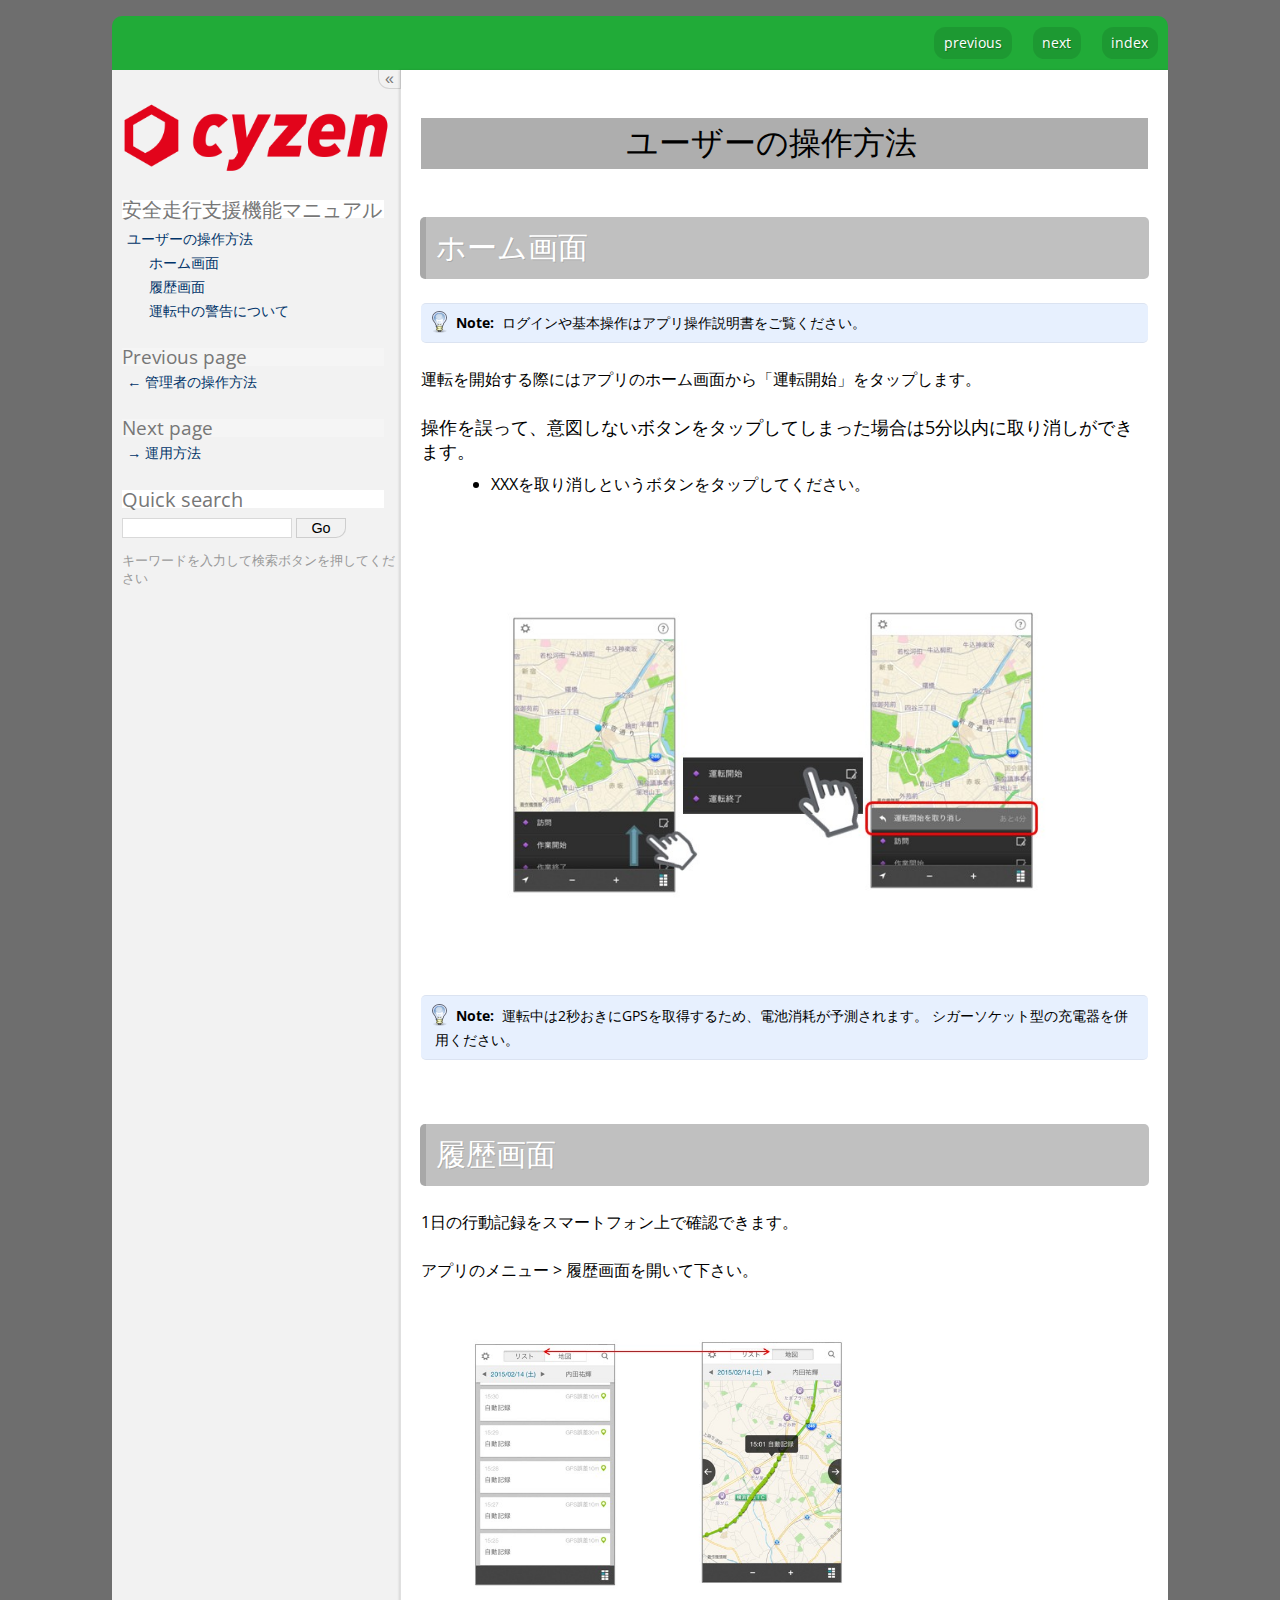
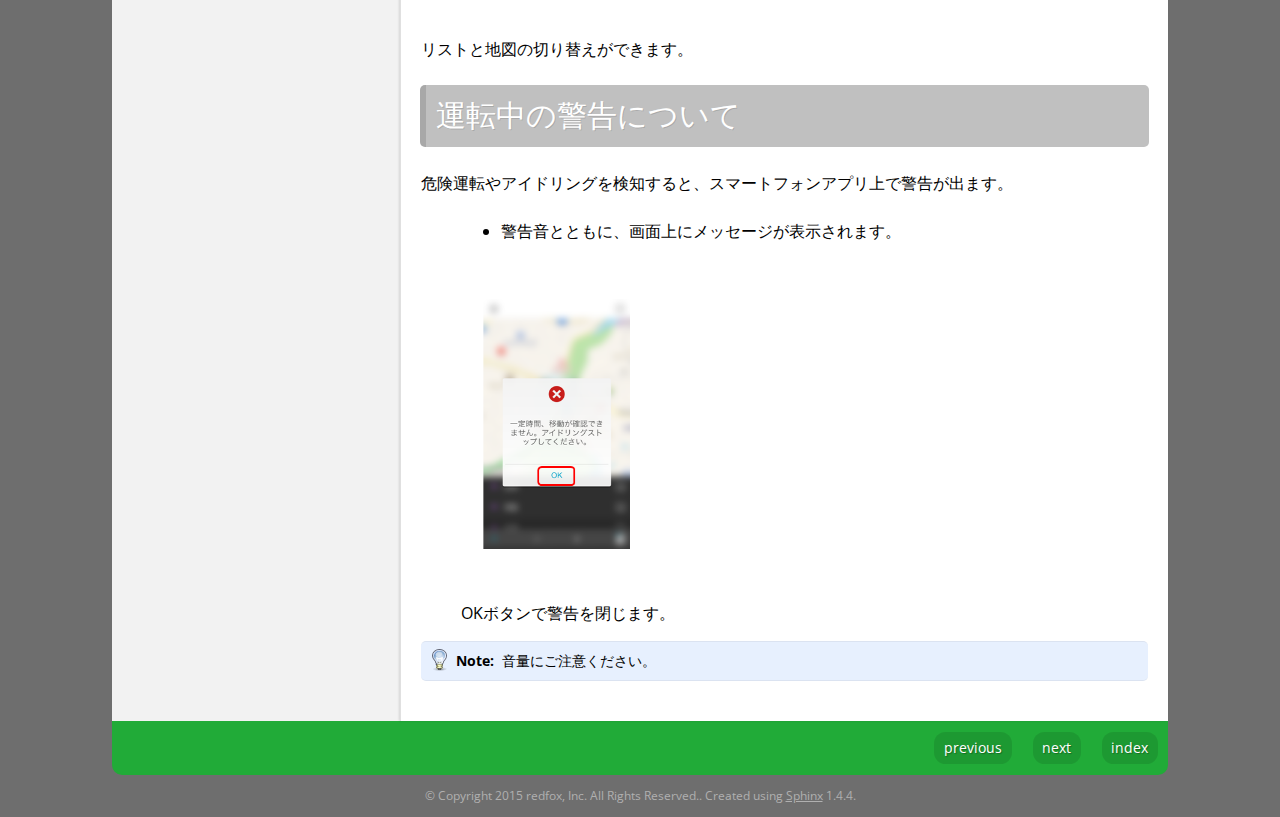
<file: chap3.html>
<!DOCTYPE html PUBLIC "-//W3C//DTD XHTML 1.0 Transitional//EN"
  "http://www.w3.org/TR/xhtml1/DTD/xhtml1-transitional.dtd">


<html xmlns="http://www.w3.org/1999/xhtml">
  <head>
    <meta http-equiv="Content-Type" content="text/html; charset=utf-8" />
    
    <title>ユーザーの操作方法 &mdash; sds 1.0.0 documentation</title>
    
    <link rel="stylesheet" href="_static/help.css" type="text/css" />
    <link rel="stylesheet" href="_static/pygments.css" type="text/css" />
    <link rel="stylesheet" href="//fonts.googleapis.com/css?family=Noticia+Text|Open+Sans|Droid+Sans+Mono" type="text/css" />
    
    <script type="text/javascript">
      var DOCUMENTATION_OPTIONS = {
        URL_ROOT:    './',
        VERSION:     '1.0.0',
        COLLAPSE_INDEX: false,
        FILE_SUFFIX: '.html',
        HAS_SOURCE:  true
      };
    </script>
    <script type="text/javascript" src="_static/jquery.js"></script>
    <script type="text/javascript" src="_static/underscore.js"></script>
    <script type="text/javascript" src="_static/doctools.js"></script>
    <script type="text/javascript" src="_static/jquery.balloon.js"></script>
    <script type="text/javascript" src="_static/jquery.smooth-scroll.min.js"></script>
    <script type="text/javascript" src="_static/help.js"></script>
    <script type="text/javascript" src="_static/jquery.cookie.js"></script>
    <script type="text/javascript" src="_static/cloud.js"></script>
    <link rel="top" title="sds 1.0.0 documentation" href="index.html" />
    <link rel="next" title="運用方法" href="chap4.html" />
    <link rel="prev" title="管理者の操作方法" href="chap2.html" /> 
        <meta name="viewport" content="width=device-width, initial-scale=1">
  </head>
  <body role="document">
    <div class="relbar-top">
        
    <div class="related" role="navigation" aria-label="related navigation">
      <h3>Navigation</h3>
      <ul>
        <li class="right" style="margin-right: 10px">
          <a href="genindex.html" title="General Index"
             accesskey="I">index</a></li>
        <li class="right" >
          <a href="chap4.html" title="運用方法"
             accesskey="N">next</a> &nbsp; &nbsp;</li>
        <li class="right" >
          <a href="chap2.html" title="管理者の操作方法"
             accesskey="P">previous</a> &nbsp; &nbsp;</li>
    <li><a href="index.html">sds 1.0.0 documentation</a> &raquo;</li>
 
      </ul>
    </div>
    </div>
  

    <div class="document">
      <div class="documentwrapper">
        <div class="bodywrapper">
          <div class="body" role="main">
            
<div class="section" id="id1">
<h1>ユーザーの操作方法<a class="headerlink" href="#id1" title="Permalink to this headline">¶</a></h1>
<div class="section" id="id2">
<h2>ホーム画面<a class="headerlink" href="#id2" title="Permalink to this headline">¶</a></h2>
<div class="admonition note">
<p class="first admonition-title">Note</p>
<p class="last">ログインや基本操作はアプリ操作説明書をご覧ください。</p>
</div>
<p>運転を開始する際にはアプリのホーム画面から「運転開始」をタップします。</p>
<dl class="docutils">
<dt>操作を誤って、意図しないボタンをタップしてしまった場合は5分以内に取り消しができます。</dt>
<dd><ul class="first last simple">
<li>XXXを取り消しというボタンをタップしてください。</li>
</ul>
</dd>
</dl>
<p><img alt="ホーム画面" src="_images/chp3_1.jpg" /></p>
<div class="admonition note">
<p class="first admonition-title">Note</p>
<p class="last">運転中は2秒おきにGPSを取得するため、電池消耗が予測されます。
シガーソケット型の充電器を併用ください。</p>
</div>
<div class="line-block">
<div class="line"><br /></div>
</div>
</div>
<div class="section" id="id3">
<h2>履歴画面<a class="headerlink" href="#id3" title="Permalink to this headline">¶</a></h2>
<p>1日の行動記録をスマートフォン上で確認できます。</p>
<p>アプリのメニュー &gt; 履歴画面を開いて下さい。</p>
<p><a class="reference internal" href="_images/chp3_2.jpg"><img alt="履歴画面" src="_images/chp3_2.jpg" style="width: 518.4px; height: 307.2px;" /></a></p>
<p>リストと地図の切り替えができます。</p>
</div>
<div class="section" id="id4">
<h2>運転中の警告について<a class="headerlink" href="#id4" title="Permalink to this headline">¶</a></h2>
<p>危険運転やアイドリングを検知すると、スマートフォンアプリ上で警告が出ます。</p>
<blockquote>
<div><ul class="simple">
<li>警告音とともに、画面上にメッセージが表示されます。</li>
</ul>
</div></blockquote>
<p><a class="reference internal" href="_images/chp3_3.png"><img alt="警告について" src="_images/chp3_3.png" style="width: 279.0px; height: 310.2px;" /></a></p>
<blockquote>
<div>OKボタンで警告を閉じます。</div></blockquote>
<div class="admonition note">
<p class="first admonition-title">Note</p>
<p class="last">音量にご注意ください。</p>
</div>
</div>
</div>


          </div>
        </div>
      </div>
      <div class="sphinxsidebar" role="navigation" aria-label="main navigation">
        <div class="sphinxsidebarwrapper">
        <p class="logo"><a href="index.html" title="index">
          <img class="logo" src="_static/cyzen_logo.png" alt="Logo"/>
        </a></p>
  <h3><a href="index.html">安全走行支援機能マニュアル</a></h3>
  <ul>
<li><a class="reference internal" href="#">ユーザーの操作方法</a><ul>
<li><a class="reference internal" href="#id2">ホーム画面</a></li>
<li><a class="reference internal" href="#id3">履歴画面</a></li>
<li><a class="reference internal" href="#id4">運転中の警告について</a></li>
</ul>
</li>
</ul>

  <div class="sphinxprev">
    <h4>Previous page</h4>
    <p class="topless"><a href="chap2.html"
                          title="Previous page">&larr; 管理者の操作方法</a></p>
  </div>
  <div class="sphinxnext">
    <h4>Next page</h4>
    <p class="topless"><a href="chap4.html"
                          title="Next page">&rarr; 運用方法</a></p>
  </div>
<div id="searchbox" style="display: none">
  <h3>Quick search</h3>
    <form class="search" action="search.html" method="get">
      <input type="text" name="q" />
      <input type="submit" value="Go" />
      <input type="hidden" name="check_keywords" value="yes" />
      <input type="hidden" name="area" value="default" />
    </form>
    <p class="searchtip" style="font-size: 90%">
    キーワードを入力して検索ボタンを押してください
    </p>
</div>
<script type="text/javascript">$('#searchbox').show(0);</script>
<script>
  (function(i,s,o,g,r,a,m){i['GoogleAnalyticsObject']=r;i[r]=i[r]||function(){
  (i[r].q=i[r].q||[]).push(arguments)},i[r].l=1*new Date();a=s.createElement(o),
  m=s.getElementsByTagName(o)[0];a.async=1;a.src=g;m.parentNode.insertBefore(a,m)
  })(window,document,'script','//www.google-analytics.com/analytics.js','ga');

  ga('create', 'UA-36034455-1', 'auto');
  ga('send', 'pageview');

</script>
        </div>
      </div>
      <div class="clearer"></div>
    </div>
    <div class="relbar-bottom">
        
    <div class="related" role="navigation" aria-label="related navigation">
      <h3>Navigation</h3>
      <ul>
        <li class="right" style="margin-right: 10px">
          <a href="genindex.html" title="General Index"
             >index</a></li>
        <li class="right" >
          <a href="chap4.html" title="運用方法"
             >next</a> &nbsp; &nbsp;</li>
        <li class="right" >
          <a href="chap2.html" title="管理者の操作方法"
             >previous</a> &nbsp; &nbsp;</li>
    <li><a href="index.html">sds 1.0.0 documentation</a> &raquo;</li>
 
      </ul>
    </div>
    </div>

    <div class="footer" role="contentinfo">
        &copy; Copyright 2015 redfox, Inc. All Rights Reserved..
      Created using <a href="http://sphinx-doc.org/">Sphinx</a> 1.4.4.
    </div>
    <!-- cloud_sptheme 1.4 -->
  </body>
</html>
</file>
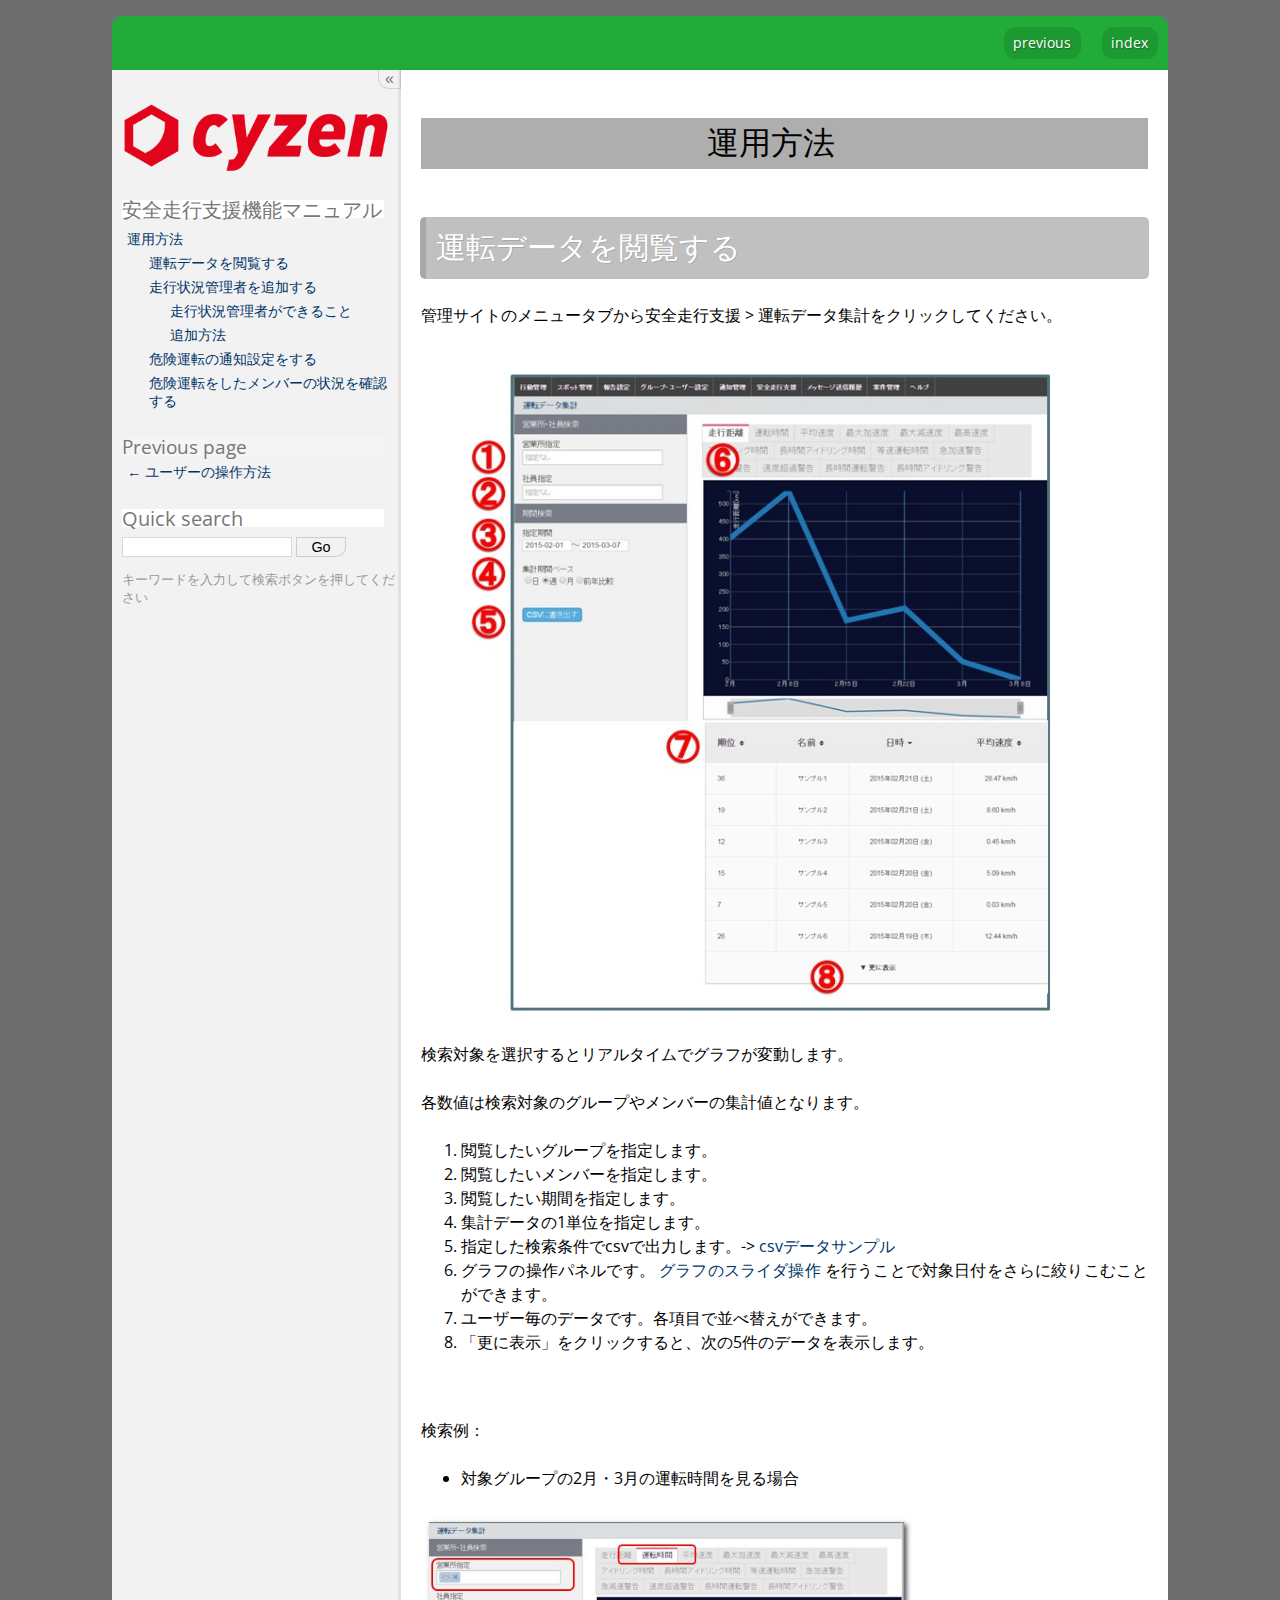
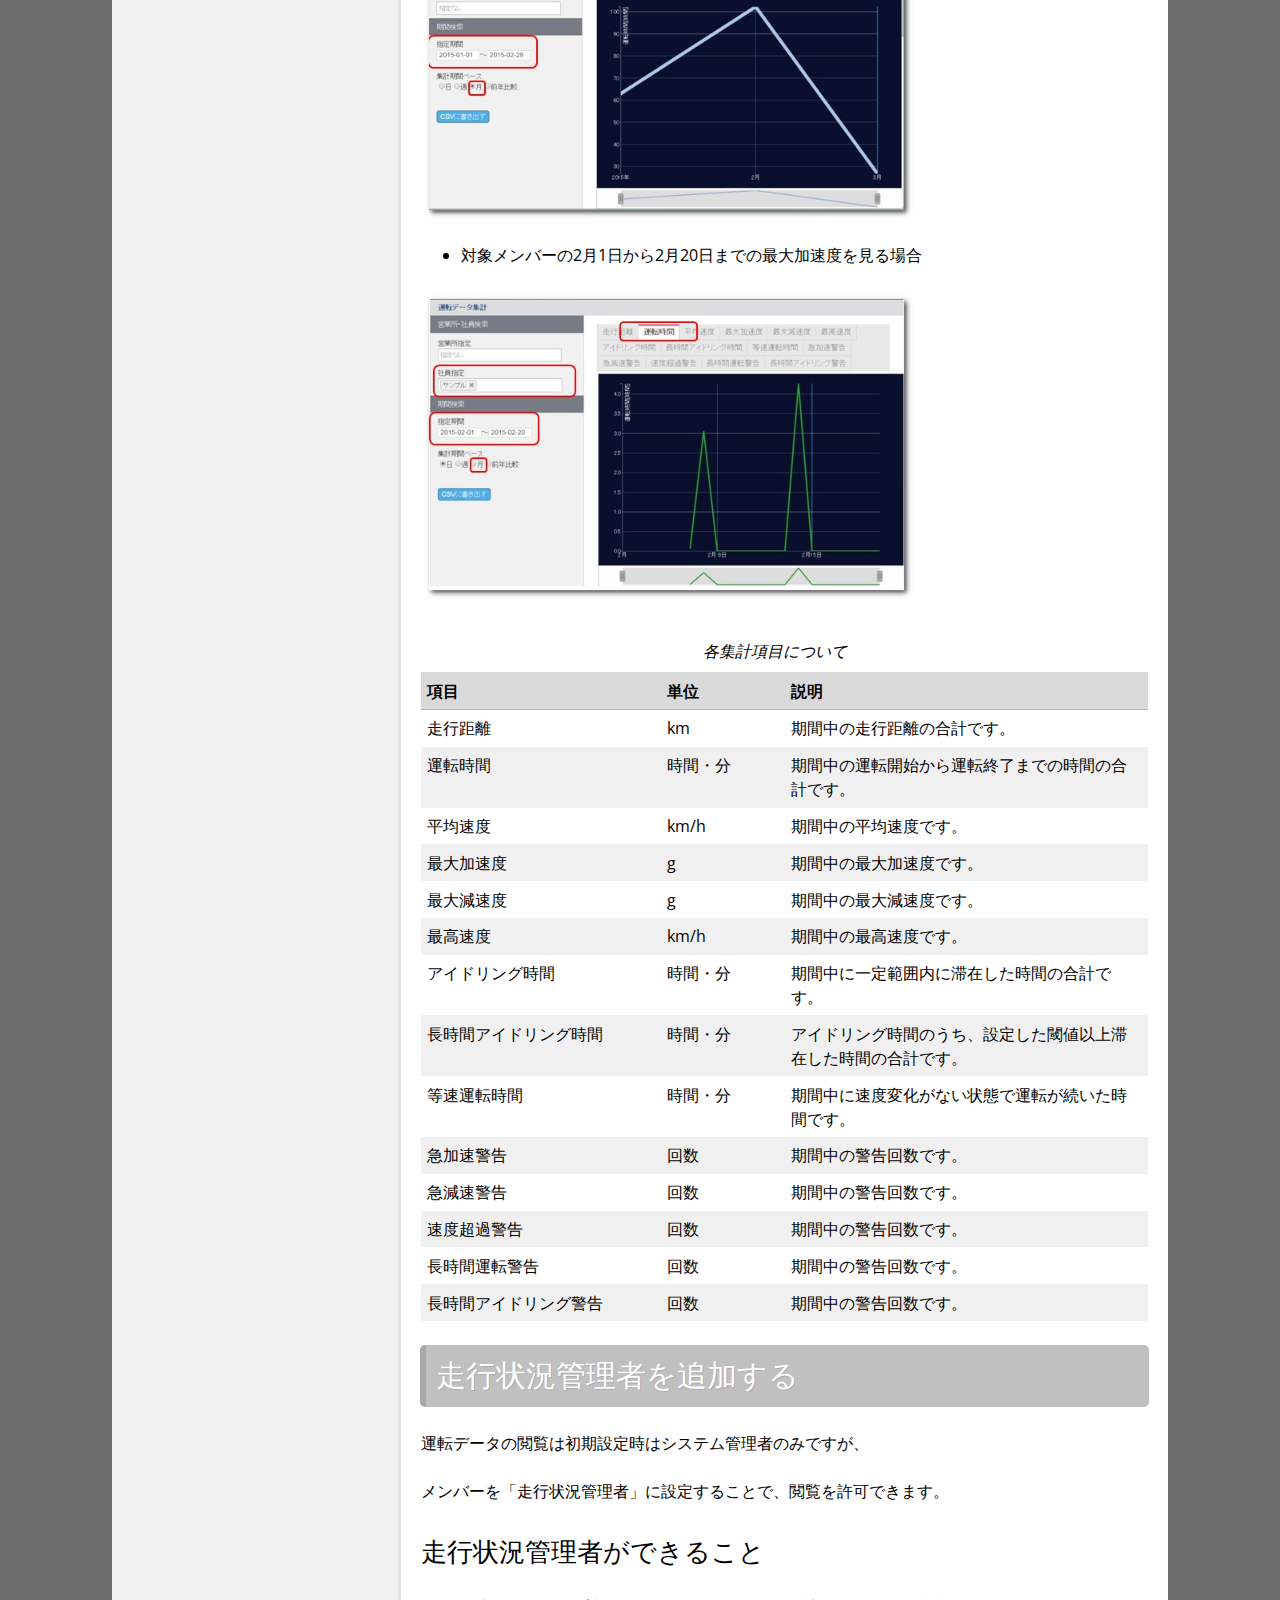
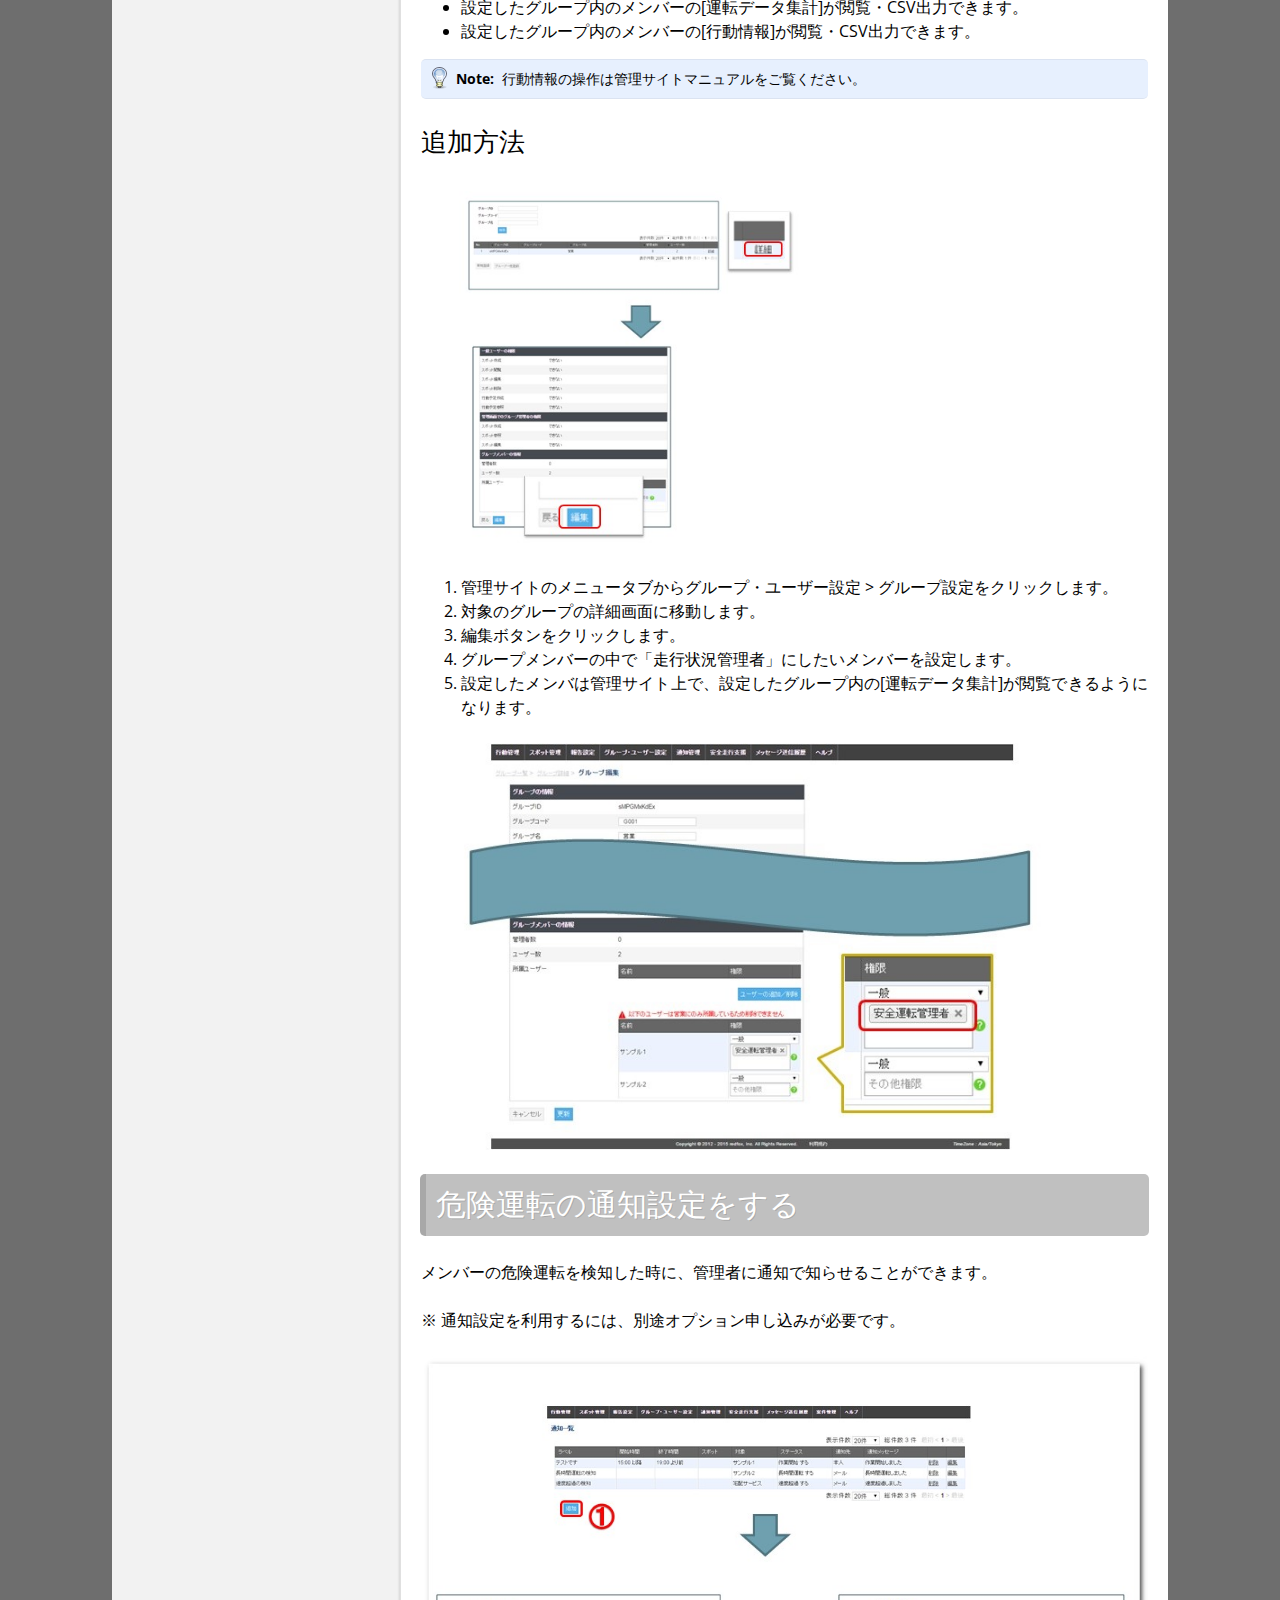
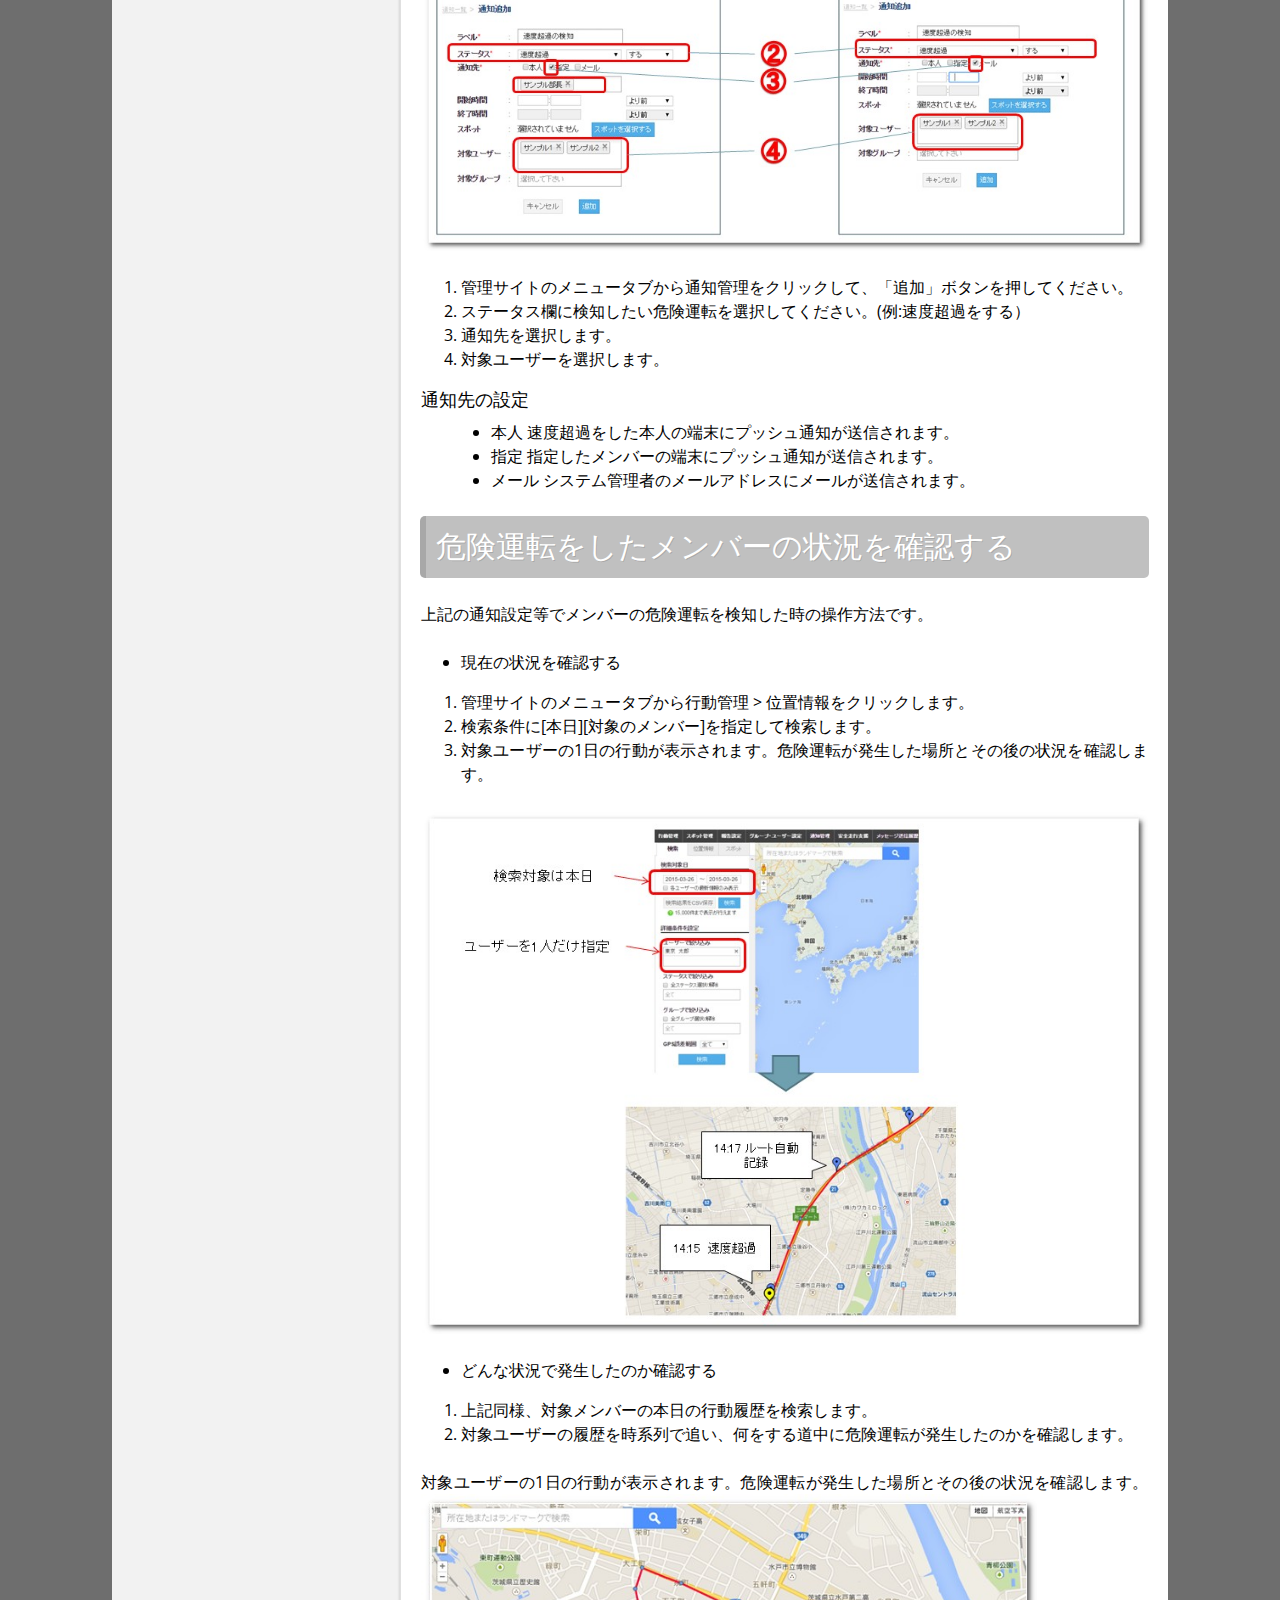
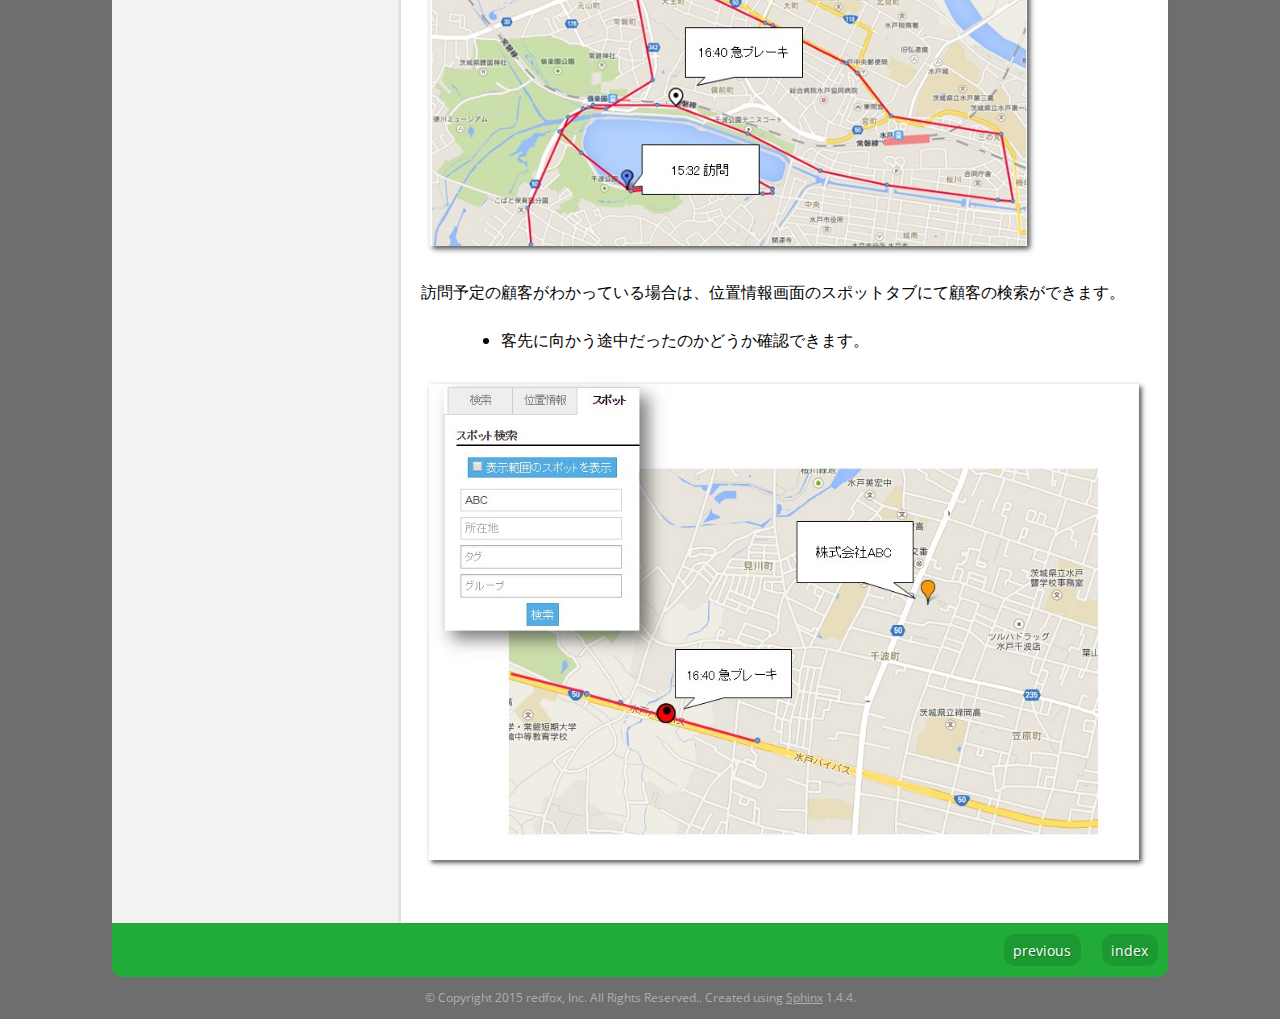
<file: chap4.html>
<!DOCTYPE html PUBLIC "-//W3C//DTD XHTML 1.0 Transitional//EN"
  "http://www.w3.org/TR/xhtml1/DTD/xhtml1-transitional.dtd">


<html xmlns="http://www.w3.org/1999/xhtml">
  <head>
    <meta http-equiv="Content-Type" content="text/html; charset=utf-8" />
    
    <title>運用方法 &mdash; sds 1.0.0 documentation</title>
    
    <link rel="stylesheet" href="_static/help.css" type="text/css" />
    <link rel="stylesheet" href="_static/pygments.css" type="text/css" />
    <link rel="stylesheet" href="//fonts.googleapis.com/css?family=Noticia+Text|Open+Sans|Droid+Sans+Mono" type="text/css" />
    
    <script type="text/javascript">
      var DOCUMENTATION_OPTIONS = {
        URL_ROOT:    './',
        VERSION:     '1.0.0',
        COLLAPSE_INDEX: false,
        FILE_SUFFIX: '.html',
        HAS_SOURCE:  true
      };
    </script>
    <script type="text/javascript" src="_static/jquery.js"></script>
    <script type="text/javascript" src="_static/underscore.js"></script>
    <script type="text/javascript" src="_static/doctools.js"></script>
    <script type="text/javascript" src="_static/jquery.balloon.js"></script>
    <script type="text/javascript" src="_static/jquery.smooth-scroll.min.js"></script>
    <script type="text/javascript" src="_static/help.js"></script>
    <script type="text/javascript" src="_static/jquery.cookie.js"></script>
    <script type="text/javascript" src="_static/cloud.js"></script>
    <link rel="top" title="sds 1.0.0 documentation" href="index.html" />
    <link rel="prev" title="ユーザーの操作方法" href="chap3.html" /> 
        <meta name="viewport" content="width=device-width, initial-scale=1">
  </head>
  <body role="document">
    <div class="relbar-top">
        
    <div class="related" role="navigation" aria-label="related navigation">
      <h3>Navigation</h3>
      <ul>
        <li class="right" style="margin-right: 10px">
          <a href="genindex.html" title="General Index"
             accesskey="I">index</a></li>
        <li class="right" >
          <a href="chap3.html" title="ユーザーの操作方法"
             accesskey="P">previous</a> &nbsp; &nbsp;</li>
    <li><a href="index.html">sds 1.0.0 documentation</a> &raquo;</li>
 
      </ul>
    </div>
    </div>
  

    <div class="document">
      <div class="documentwrapper">
        <div class="bodywrapper">
          <div class="body" role="main">
            
<div class="section" id="id1">
<h1>運用方法<a class="headerlink" href="#id1" title="Permalink to this headline">¶</a></h1>
<div class="section" id="id2">
<h2>運転データを閲覧する<a class="headerlink" href="#id2" title="Permalink to this headline">¶</a></h2>
<p>管理サイトのメニュータブから安全走行支援 &gt; 運転データ集計をクリックしてください。</p>
<p><img alt="ユーザーメイン画面" src="_images/chp4_1.jpg" /></p>
<p>検索対象を選択するとリアルタイムでグラフが変動します。</p>
<p>各数値は検索対象のグループやメンバーの集計値となります。</p>
<ol class="arabic simple">
<li>閲覧したいグループを指定します。</li>
<li>閲覧したいメンバーを指定します。</li>
<li>閲覧したい期間を指定します。</li>
<li>集計データの1単位を指定します。</li>
<li>指定した検索条件でcsvで出力します。-&gt; <a class="reference internal" href="glossary.html#term-csv"><span class="xref std std-term">csvデータサンプル</span></a></li>
<li>グラフの操作パネルです。 <a class="reference internal" href="glossary.html#term-17"><span class="xref std std-term">グラフのスライダ操作</span></a> を行うことで対象日付をさらに絞りこむことができます。</li>
<li>ユーザー毎のデータです。各項目で並べ替えができます。</li>
<li>「更に表示」をクリックすると、次の5件のデータを表示します。</li>
</ol>
<div class="line-block">
<div class="line"><br /></div>
</div>
<p>検索例：</p>
<ul class="simple">
<li>対象グループの2月・3月の運転時間を見る場合</li>
</ul>
<p><a class="reference internal" href="_images/chp4_4_1.jpg"><img alt="グラフ例1について" src="_images/chp4_4_1.jpg" style="width: 492.0px; height: 304.8px;" /></a></p>
<ul class="simple">
<li>対象メンバーの2月1日から2月20日までの最大加速度を見る場合</li>
</ul>
<p><a class="reference internal" href="_images/chp4_4_2.jpg"><img alt="グラフ例2について" src="_images/chp4_4_2.jpg" style="width: 492.0px; height: 308.0px;" /></a></p>
<table border="1" class="docutils" id="id8">
<span id="graph-items"></span><caption><span class="caption-text">各集計項目について</span><a class="headerlink" href="#id8" title="Permalink to this table">¶</a></caption>
<colgroup>
<col width="33%" />
<col width="17%" />
<col width="50%" />
</colgroup>
<thead valign="bottom">
<tr class="row-odd"><th class="head">項目</th>
<th class="head">単位</th>
<th class="head">説明</th>
</tr>
</thead>
<tbody valign="top">
<tr class="row-even"><td>走行距離</td>
<td>km</td>
<td>期間中の走行距離の合計です。</td>
</tr>
<tr class="row-odd"><td>運転時間</td>
<td>時間・分</td>
<td>期間中の運転開始から運転終了までの時間の合計です。</td>
</tr>
<tr class="row-even"><td>平均速度</td>
<td>km/h</td>
<td>期間中の平均速度です。</td>
</tr>
<tr class="row-odd"><td>最大加速度</td>
<td>g</td>
<td>期間中の最大加速度です。</td>
</tr>
<tr class="row-even"><td>最大減速度</td>
<td>g</td>
<td>期間中の最大減速度です。</td>
</tr>
<tr class="row-odd"><td>最高速度</td>
<td>km/h</td>
<td>期間中の最高速度です。</td>
</tr>
<tr class="row-even"><td>アイドリング時間</td>
<td>時間・分</td>
<td>期間中に一定範囲内に滞在した時間の合計です。</td>
</tr>
<tr class="row-odd"><td>長時間アイドリング時間</td>
<td>時間・分</td>
<td>アイドリング時間のうち、設定した閾値以上滞在した時間の合計です。</td>
</tr>
<tr class="row-even"><td>等速運転時間</td>
<td>時間・分</td>
<td>期間中に速度変化がない状態で運転が続いた時間です。</td>
</tr>
<tr class="row-odd"><td>急加速警告</td>
<td>回数</td>
<td>期間中の警告回数です。</td>
</tr>
<tr class="row-even"><td>急減速警告</td>
<td>回数</td>
<td>期間中の警告回数です。</td>
</tr>
<tr class="row-odd"><td>速度超過警告</td>
<td>回数</td>
<td>期間中の警告回数です。</td>
</tr>
<tr class="row-even"><td>長時間運転警告</td>
<td>回数</td>
<td>期間中の警告回数です。</td>
</tr>
<tr class="row-odd"><td>長時間アイドリング警告</td>
<td>回数</td>
<td>期間中の警告回数です。</td>
</tr>
</tbody>
</table>
</div>
<div class="section" id="id3">
<h2>走行状況管理者を追加する<a class="headerlink" href="#id3" title="Permalink to this headline">¶</a></h2>
<p>運転データの閲覧は初期設定時はシステム管理者のみですが、</p>
<p>メンバーを「走行状況管理者」に設定することで、閲覧を許可できます。</p>
<div class="section" id="id4">
<h3>走行状況管理者ができること<a class="headerlink" href="#id4" title="Permalink to this headline">¶</a></h3>
<ul class="simple">
<li>設定したグループ内のメンバーの[運転データ集計]が閲覧・CSV出力できます。</li>
<li>設定したグループ内のメンバーの[行動情報]が閲覧・CSV出力できます。</li>
</ul>
<div class="admonition note">
<p class="first admonition-title">Note</p>
<p class="last">行動情報の操作は管理サイトマニュアルをご覧ください。</p>
</div>
</div>
<div class="section" id="id5">
<h3>追加方法<a class="headerlink" href="#id5" title="Permalink to this headline">¶</a></h3>
<p><a class="reference internal" href="_images/chp4_4.jpg"><img alt="走行状況管理者について" src="_images/chp4_4.jpg" style="width: 483.2px; height: 360.0px;" /></a></p>
<ol class="arabic simple">
<li>管理サイトのメニュータブからグループ・ユーザー設定 &gt; グループ設定をクリックします。</li>
<li>対象のグループの詳細画面に移動します。</li>
<li>編集ボタンをクリックします。</li>
<li>グループメンバーの中で「走行状況管理者」にしたいメンバーを設定します。</li>
<li>設定したメンバは管理サイト上で、設定したグループ内の[運転データ集計]が閲覧できるようになります。</li>
</ol>
<p><a class="reference internal" href="_images/chp4_5.jpg"><img alt="走行状況管理者について" src="_images/chp4_5.jpg" style="width: 665.1px; height: 406.8px;" /></a></p>
</div>
</div>
<div class="section" id="about-notice">
<span id="id6"></span><h2>危険運転の通知設定をする<a class="headerlink" href="#about-notice" title="Permalink to this headline">¶</a></h2>
<p>メンバーの危険運転を検知した時に、管理者に通知で知らせることができます。</p>
<p>※ 通知設定を利用するには、別途オプション申し込みが必要です。</p>
<p><a class="reference internal" href="_images/chp4_6.jpg"><img alt="通知設定について" src="_images/chp4_6.jpg" style="width: 865.8px; height: 589.5px;" /></a></p>
<ol class="arabic simple">
<li>管理サイトのメニュータブから通知管理をクリックして、「追加」ボタンを押してください。</li>
<li>ステータス欄に検知したい危険運転を選択してください。(例:速度超過をする）</li>
<li>通知先を選択します。</li>
<li>対象ユーザーを選択します。</li>
</ol>
<dl class="docutils">
<dt>通知先の設定</dt>
<dd><ul class="first last simple">
<li>本人  速度超過をした本人の端末にプッシュ通知が送信されます。</li>
<li>指定  指定したメンバーの端末にプッシュ通知が送信されます。</li>
<li>メール システム管理者のメールアドレスにメールが送信されます。</li>
</ul>
</dd>
</dl>
</div>
<div class="section" id="id7">
<h2>危険運転をしたメンバーの状況を確認する<a class="headerlink" href="#id7" title="Permalink to this headline">¶</a></h2>
<p>上記の通知設定等でメンバーの危険運転を検知した時の操作方法です。</p>
<ul class="simple">
<li>現在の状況を確認する</li>
</ul>
<ol class="arabic simple">
<li>管理サイトのメニュータブから行動管理 &gt; 位置情報をクリックします。</li>
<li>検索条件に[本日][対象のメンバー]を指定して検索します。</li>
<li>対象ユーザーの1日の行動が表示されます。危険運転が発生した場所とその後の状況を確認します。</li>
</ol>
<p><a class="reference internal" href="_images/chp4_7.jpg"><img alt="現状について" src="_images/chp4_7.jpg" style="width: 770.4px; height: 556.2px;" /></a></p>
<ul class="simple">
<li>どんな状況で発生したのか確認する</li>
</ul>
<ol class="arabic simple">
<li>上記同様、対象メンバーの本日の行動履歴を検索します。</li>
<li>対象ユーザーの履歴を時系列で追い、何をする道中に危険運転が発生したのかを確認します。</li>
</ol>
<p>対象ユーザーの1日の行動が表示されます。危険運転が発生した場所とその後の状況を確認します。
<a class="reference internal" href="_images/chp4_8.jpg"><img alt="現状について" src="_images/chp4_8.jpg" style="width: 615.6px; height: 361.8px;" /></a></p>
<p>訪問予定の顧客がわかっている場合は、位置情報画面のスポットタブにて顧客の検索ができます。</p>
<blockquote>
<div><ul class="simple">
<li>客先に向かう途中だったのかどうか確認できます。</li>
</ul>
</div></blockquote>
<p><a class="reference internal" href="_images/chp4_9.jpg"><img alt="現状について" src="_images/chp4_9.jpg" style="width: 811.8px; height: 550.8px;" /></a></p>
</div>
</div>


          </div>
        </div>
      </div>
      <div class="sphinxsidebar" role="navigation" aria-label="main navigation">
        <div class="sphinxsidebarwrapper">
        <p class="logo"><a href="index.html" title="index">
          <img class="logo" src="_static/cyzen_logo.png" alt="Logo"/>
        </a></p>
  <h3><a href="index.html">安全走行支援機能マニュアル</a></h3>
  <ul>
<li><a class="reference internal" href="#">運用方法</a><ul>
<li><a class="reference internal" href="#id2">運転データを閲覧する</a></li>
<li><a class="reference internal" href="#id3">走行状況管理者を追加する</a><ul>
<li><a class="reference internal" href="#id4">走行状況管理者ができること</a></li>
<li><a class="reference internal" href="#id5">追加方法</a></li>
</ul>
</li>
<li><a class="reference internal" href="#about-notice">危険運転の通知設定をする</a></li>
<li><a class="reference internal" href="#id7">危険運転をしたメンバーの状況を確認する</a></li>
</ul>
</li>
</ul>

  <div class="sphinxprev">
    <h4>Previous page</h4>
    <p class="topless"><a href="chap3.html"
                          title="Previous page">&larr; ユーザーの操作方法</a></p>
  </div>
<div id="searchbox" style="display: none">
  <h3>Quick search</h3>
    <form class="search" action="search.html" method="get">
      <input type="text" name="q" />
      <input type="submit" value="Go" />
      <input type="hidden" name="check_keywords" value="yes" />
      <input type="hidden" name="area" value="default" />
    </form>
    <p class="searchtip" style="font-size: 90%">
    キーワードを入力して検索ボタンを押してください
    </p>
</div>
<script type="text/javascript">$('#searchbox').show(0);</script>
<script>
  (function(i,s,o,g,r,a,m){i['GoogleAnalyticsObject']=r;i[r]=i[r]||function(){
  (i[r].q=i[r].q||[]).push(arguments)},i[r].l=1*new Date();a=s.createElement(o),
  m=s.getElementsByTagName(o)[0];a.async=1;a.src=g;m.parentNode.insertBefore(a,m)
  })(window,document,'script','//www.google-analytics.com/analytics.js','ga');

  ga('create', 'UA-36034455-1', 'auto');
  ga('send', 'pageview');

</script>
        </div>
      </div>
      <div class="clearer"></div>
    </div>
    <div class="relbar-bottom">
        
    <div class="related" role="navigation" aria-label="related navigation">
      <h3>Navigation</h3>
      <ul>
        <li class="right" style="margin-right: 10px">
          <a href="genindex.html" title="General Index"
             >index</a></li>
        <li class="right" >
          <a href="chap3.html" title="ユーザーの操作方法"
             >previous</a> &nbsp; &nbsp;</li>
    <li><a href="index.html">sds 1.0.0 documentation</a> &raquo;</li>
 
      </ul>
    </div>
    </div>

    <div class="footer" role="contentinfo">
        &copy; Copyright 2015 redfox, Inc. All Rights Reserved..
      Created using <a href="http://sphinx-doc.org/">Sphinx</a> 1.4.4.
    </div>
    <!-- cloud_sptheme 1.4 -->
  </body>
</html>
</file>
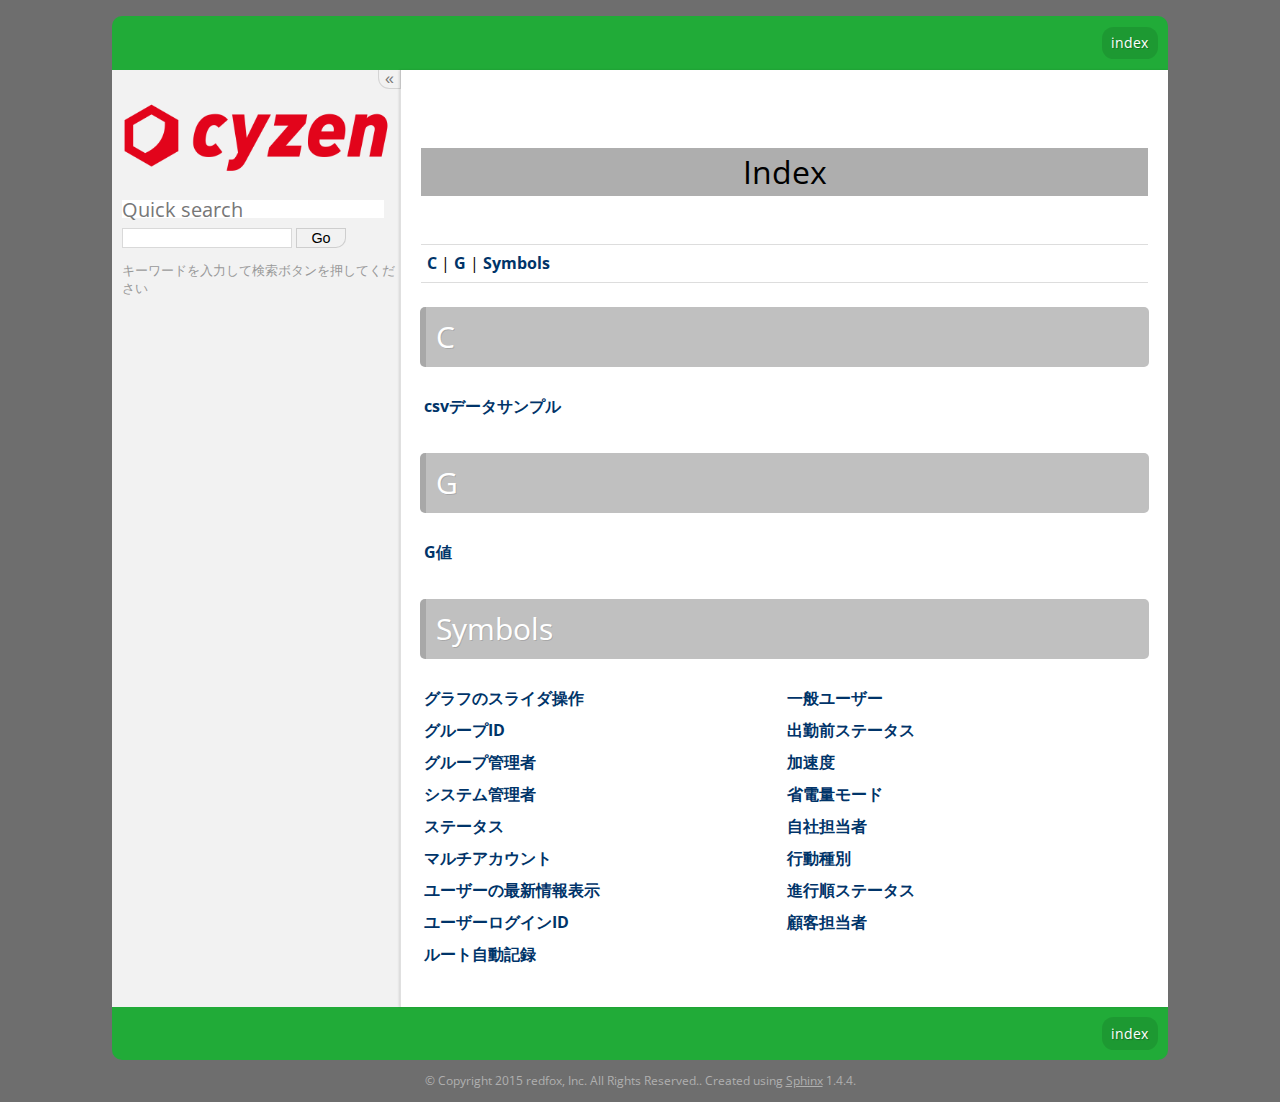
<file: genindex.html>
<!DOCTYPE html PUBLIC "-//W3C//DTD XHTML 1.0 Transitional//EN"
  "http://www.w3.org/TR/xhtml1/DTD/xhtml1-transitional.dtd">


<html xmlns="http://www.w3.org/1999/xhtml">
  <head>
    <meta http-equiv="Content-Type" content="text/html; charset=utf-8" />
    
    <title>Index &mdash; sds 1.0.0 documentation</title>
    
    <link rel="stylesheet" href="_static/help.css" type="text/css" />
    <link rel="stylesheet" href="_static/pygments.css" type="text/css" />
    <link rel="stylesheet" href="//fonts.googleapis.com/css?family=Noticia+Text|Open+Sans|Droid+Sans+Mono" type="text/css" />
    
    <script type="text/javascript">
      var DOCUMENTATION_OPTIONS = {
        URL_ROOT:    './',
        VERSION:     '1.0.0',
        COLLAPSE_INDEX: false,
        FILE_SUFFIX: '.html',
        HAS_SOURCE:  true
      };
    </script>
    <script type="text/javascript" src="_static/jquery.js"></script>
    <script type="text/javascript" src="_static/underscore.js"></script>
    <script type="text/javascript" src="_static/doctools.js"></script>
    <script type="text/javascript" src="_static/jquery.balloon.js"></script>
    <script type="text/javascript" src="_static/jquery.smooth-scroll.min.js"></script>
    <script type="text/javascript" src="_static/help.js"></script>
    <script type="text/javascript" src="_static/jquery.cookie.js"></script>
    <script type="text/javascript" src="_static/cloud.js"></script>
    <link rel="top" title="sds 1.0.0 documentation" href="index.html" /> 
        <meta name="viewport" content="width=device-width, initial-scale=1">
  </head>
  <body role="document">
    <div class="relbar-top">
        
    <div class="related" role="navigation" aria-label="related navigation">
      <h3>Navigation</h3>
      <ul>
        <li class="right" style="margin-right: 10px">
          <a href="#" title="General Index"
             accesskey="I">index</a></li>
    <li><a href="index.html">sds 1.0.0 documentation</a> &raquo;</li>
 
      </ul>
    </div>
    </div>
  

    <div class="document">
      <div class="documentwrapper">
        <div class="bodywrapper">
          <div class="body" role="main">
            

<h1 id="index">Index</h1>

<div class="genindex-jumpbox">
 <a href="#C"><strong>C</strong></a>
 | <a href="#G"><strong>G</strong></a>
 | <a href="#Symbols"><strong>Symbols</strong></a>
 
</div>
<h2 id="C">C</h2>
<table style="width: 100%" class="indextable genindextable"><tr>
  <td style="width: 33%" valign="top"><dl>
      
  <dt><a href="glossary.html#term-csv"><strong>csvデータサンプル</strong></a>
  </dt>

  </dl></td>
</tr></table>

<h2 id="G">G</h2>
<table style="width: 100%" class="indextable genindextable"><tr>
  <td style="width: 33%" valign="top"><dl>
      
  <dt><a href="glossary.html#term-g"><strong>G値</strong></a>
  </dt>

  </dl></td>
</tr></table>

<h2 id="Symbols">Symbols</h2>
<table style="width: 100%" class="indextable genindextable"><tr>
  <td style="width: 33%" valign="top"><dl>
      
  <dt><a href="glossary.html#term-17"><strong>グラフのスライダ操作</strong></a>
  </dt>

      
  <dt><a href="glossary.html#term-14"><strong>グループID</strong></a>
  </dt>

      
  <dt><a href="glossary.html#term-11"><strong>グループ管理者</strong></a>
  </dt>

      
  <dt><a href="glossary.html#term-10"><strong>システム管理者</strong></a>
  </dt>

      
  <dt><a href="glossary.html#term-1"><strong>ステータス</strong></a>
  </dt>

      
  <dt><a href="glossary.html#term-5"><strong>マルチアカウント</strong></a>
  </dt>

      
  <dt><a href="glossary.html#term-8"><strong>ユーザーの最新情報表示</strong></a>
  </dt>

      
  <dt><a href="glossary.html#term-id"><strong>ユーザーログインID</strong></a>
  </dt>

      
  <dt><a href="glossary.html#term"><strong>ルート自動記録</strong></a>
  </dt>

  </dl></td>
  <td style="width: 33%" valign="top"><dl>
      
  <dt><a href="glossary.html#term-12"><strong>一般ユーザー</strong></a>
  </dt>

      
  <dt><a href="glossary.html#term-6"><strong>出勤前ステータス</strong></a>
  </dt>

      
  <dt><a href="glossary.html#term-15"><strong>加速度</strong></a>
  </dt>

      
  <dt><a href="glossary.html#term-2"><strong>省電量モード</strong></a>
  </dt>

      
  <dt><a href="glossary.html#term-3"><strong>自社担当者</strong></a>
  </dt>

      
  <dt><a href="glossary.html#term-9"><strong>行動種別</strong></a>
  </dt>

      
  <dt><a href="glossary.html#term-7"><strong>進行順ステータス</strong></a>
  </dt>

      
  <dt><a href="glossary.html#term-4"><strong>顧客担当者</strong></a>
  </dt>

  </dl></td>
</tr></table>



          </div>
        </div>
      </div>
      <div class="sphinxsidebar" role="navigation" aria-label="main navigation">
        <div class="sphinxsidebarwrapper">
        <p class="logo"><a href="index.html" title="index">
          <img class="logo" src="_static/cyzen_logo.png" alt="Logo"/>
        </a></p>

   

<div id="searchbox" style="display: none">
  <h3>Quick search</h3>
    <form class="search" action="search.html" method="get">
      <input type="text" name="q" />
      <input type="submit" value="Go" />
      <input type="hidden" name="check_keywords" value="yes" />
      <input type="hidden" name="area" value="default" />
    </form>
    <p class="searchtip" style="font-size: 90%">
    キーワードを入力して検索ボタンを押してください
    </p>
</div>
<script type="text/javascript">$('#searchbox').show(0);</script>
<script>
  (function(i,s,o,g,r,a,m){i['GoogleAnalyticsObject']=r;i[r]=i[r]||function(){
  (i[r].q=i[r].q||[]).push(arguments)},i[r].l=1*new Date();a=s.createElement(o),
  m=s.getElementsByTagName(o)[0];a.async=1;a.src=g;m.parentNode.insertBefore(a,m)
  })(window,document,'script','//www.google-analytics.com/analytics.js','ga');

  ga('create', 'UA-36034455-1', 'auto');
  ga('send', 'pageview');

</script>
        </div>
      </div>
      <div class="clearer"></div>
    </div>
    <div class="relbar-bottom">
        
    <div class="related" role="navigation" aria-label="related navigation">
      <h3>Navigation</h3>
      <ul>
        <li class="right" style="margin-right: 10px">
          <a href="#" title="General Index"
             >index</a></li>
    <li><a href="index.html">sds 1.0.0 documentation</a> &raquo;</li>
 
      </ul>
    </div>
    </div>

    <div class="footer" role="contentinfo">
        &copy; Copyright 2015 redfox, Inc. All Rights Reserved..
      Created using <a href="http://sphinx-doc.org/">Sphinx</a> 1.4.4.
    </div>
    <!-- cloud_sptheme 1.4 -->
  </body>
</html>
</file>
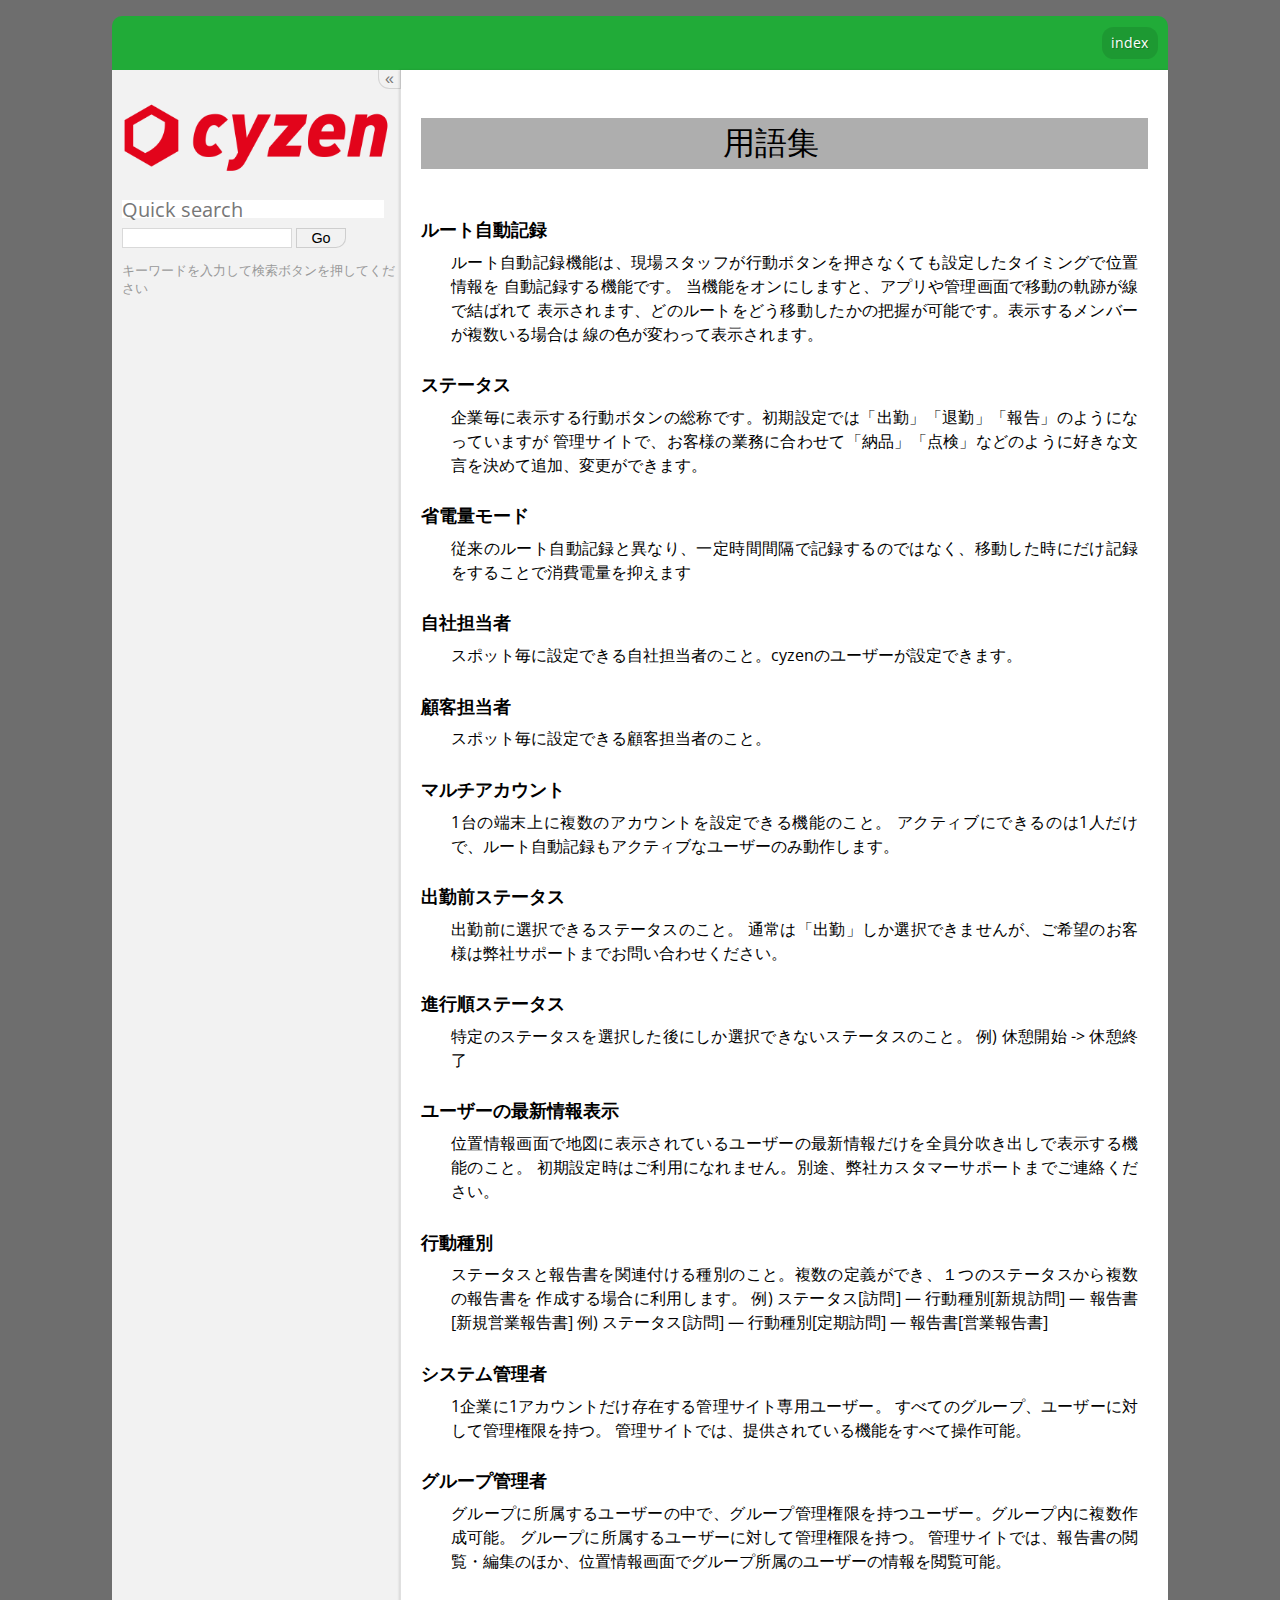
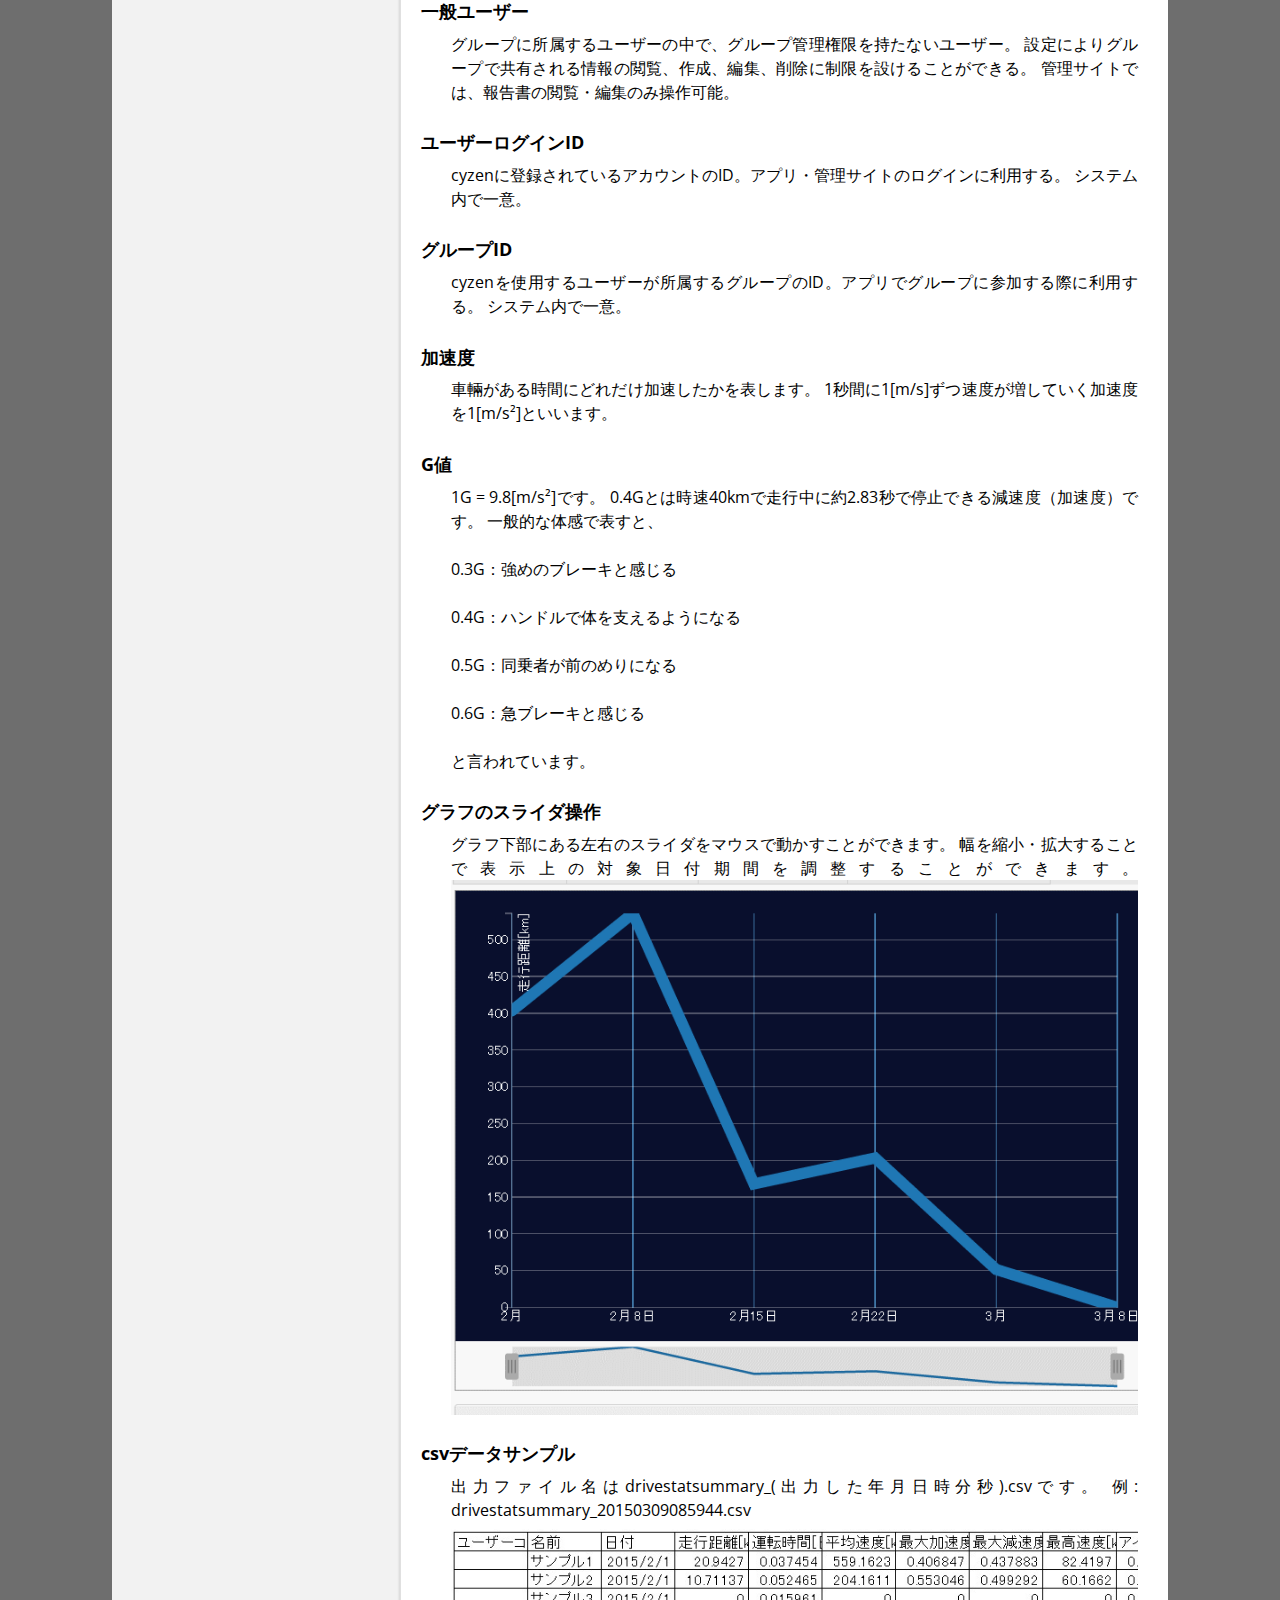
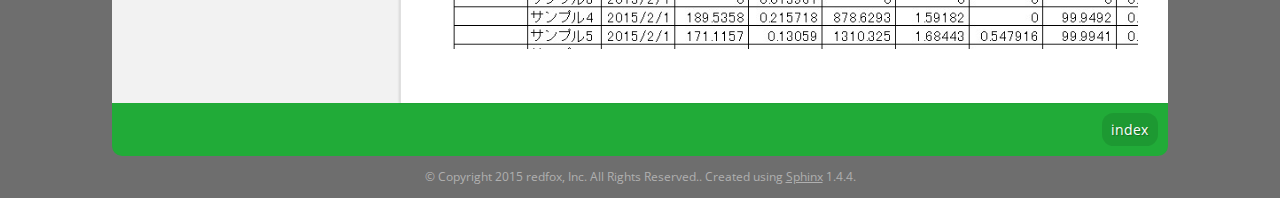
<file: glossary.html>
<!DOCTYPE html PUBLIC "-//W3C//DTD XHTML 1.0 Transitional//EN"
  "http://www.w3.org/TR/xhtml1/DTD/xhtml1-transitional.dtd">


<html xmlns="http://www.w3.org/1999/xhtml">
  <head>
    <meta http-equiv="Content-Type" content="text/html; charset=utf-8" />
    
    <title>用語集 &mdash; sds 1.0.0 documentation</title>
    
    <link rel="stylesheet" href="_static/help.css" type="text/css" />
    <link rel="stylesheet" href="_static/pygments.css" type="text/css" />
    <link rel="stylesheet" href="//fonts.googleapis.com/css?family=Noticia+Text|Open+Sans|Droid+Sans+Mono" type="text/css" />
    
    <script type="text/javascript">
      var DOCUMENTATION_OPTIONS = {
        URL_ROOT:    './',
        VERSION:     '1.0.0',
        COLLAPSE_INDEX: false,
        FILE_SUFFIX: '.html',
        HAS_SOURCE:  true
      };
    </script>
    <script type="text/javascript" src="_static/jquery.js"></script>
    <script type="text/javascript" src="_static/underscore.js"></script>
    <script type="text/javascript" src="_static/doctools.js"></script>
    <script type="text/javascript" src="_static/jquery.balloon.js"></script>
    <script type="text/javascript" src="_static/jquery.smooth-scroll.min.js"></script>
    <script type="text/javascript" src="_static/help.js"></script>
    <script type="text/javascript" src="_static/jquery.cookie.js"></script>
    <script type="text/javascript" src="_static/cloud.js"></script>
    <link rel="top" title="sds 1.0.0 documentation" href="index.html" /> 
        <meta name="viewport" content="width=device-width, initial-scale=1">
  </head>
  <body role="document">
    <div class="relbar-top">
        
    <div class="related" role="navigation" aria-label="related navigation">
      <h3>Navigation</h3>
      <ul>
        <li class="right" style="margin-right: 10px">
          <a href="genindex.html" title="General Index"
             accesskey="I">index</a></li>
    <li><a href="index.html">sds 1.0.0 documentation</a> &raquo;</li>
 
      </ul>
    </div>
    </div>
  

    <div class="document">
      <div class="documentwrapper">
        <div class="bodywrapper">
          <div class="body" role="main">
            
<div class="section" id="id1">
<h1>用語集<a class="headerlink" href="#id1" title="Permalink to this headline">¶</a></h1>
<dl class="glossary docutils">
<dt id="term">ルート自動記録</dt>
<dd>ルート自動記録機能は、現場スタッフが行動ボタンを押さなくても設定したタイミングで位置情報を
自動記録する機能です。 当機能をオンにしますと、アプリや管理画面で移動の軌跡が線で結ばれて
表示されます、どのルートをどう移動したかの把握が可能です。表示するメンバーが複数いる場合は
線の色が変わって表示されます。</dd>
<dt id="term-1">ステータス</dt>
<dd>企業毎に表示する行動ボタンの総称です。初期設定では「出勤」「退勤」「報告」のようになっていますが
管理サイトで、お客様の業務に合わせて「納品」「点検」などのように好きな文言を決めて追加、変更ができます。</dd>
<dt id="term-2">省電量モード</dt>
<dd>従来のルート自動記録と異なり、一定時間間隔で記録するのではなく、移動した時にだけ記録をすることで消費電量を抑えます</dd>
<dt id="term-3">自社担当者</dt>
<dd>スポット毎に設定できる自社担当者のこと。cyzenのユーザーが設定できます。</dd>
<dt id="term-4">顧客担当者</dt>
<dd>スポット毎に設定できる顧客担当者のこと。</dd>
<dt id="term-5">マルチアカウント</dt>
<dd>1台の端末上に複数のアカウントを設定できる機能のこと。
アクティブにできるのは1人だけで、ルート自動記録もアクティブなユーザーのみ動作します。</dd>
<dt id="term-6">出勤前ステータス</dt>
<dd>出勤前に選択できるステータスのこと。
通常は「出勤」しか選択できませんが、ご希望のお客様は弊社サポートまでお問い合わせください。</dd>
<dt id="term-7">進行順ステータス</dt>
<dd>特定のステータスを選択した後にしか選択できないステータスのこと。
例) 休憩開始 -&gt; 休憩終了</dd>
<dt id="term-8">ユーザーの最新情報表示</dt>
<dd>位置情報画面で地図に表示されているユーザーの最新情報だけを全員分吹き出しで表示する機能のこと。
初期設定時はご利用になれません。別途、弊社カスタマーサポートまでご連絡ください。</dd>
<dt id="term-9">行動種別</dt>
<dd>ステータスと報告書を関連付ける種別のこと。複数の定義ができ、１つのステータスから複数の報告書を
作成する場合に利用します。
例) ステータス[訪問] &#8212; 行動種別[新規訪問] &#8212; 報告書[新規営業報告書]
例) ステータス[訪問] &#8212; 行動種別[定期訪問] &#8212; 報告書[営業報告書]</dd>
<dt id="term-10">システム管理者</dt>
<dd>1企業に1アカウントだけ存在する管理サイト専用ユーザー。
すべてのグループ、ユーザーに対して管理権限を持つ。
管理サイトでは、提供されている機能をすべて操作可能。</dd>
<dt id="term-11">グループ管理者</dt>
<dd>グループに所属するユーザーの中で、グループ管理権限を持つユーザー。グループ内に複数作成可能。
グループに所属するユーザーに対して管理権限を持つ。
管理サイトでは、報告書の閲覧・編集のほか、位置情報画面でグループ所属のユーザーの情報を閲覧可能。</dd>
<dt id="term-12">一般ユーザー</dt>
<dd>グループに所属するユーザーの中で、グループ管理権限を持たないユーザー。
設定によりグループで共有される情報の閲覧、作成、編集、削除に制限を設けることができる。
管理サイトでは、報告書の閲覧・編集のみ操作可能。</dd>
<dt id="term-id">ユーザーログインID</dt>
<dd>cyzenに登録されているアカウントのID。アプリ・管理サイトのログインに利用する。
システム内で一意。</dd>
<dt id="term-14">グループID</dt>
<dd>cyzenを使用するユーザーが所属するグループのID。アプリでグループに参加する際に利用する。
システム内で一意。</dd>
<dt id="term-15">加速度</dt>
<dd>車輛がある時間にどれだけ加速したかを表します。
1秒間に1[m/s]ずつ速度が増していく加速度を1[m/s²]といいます。</dd>
<dt id="term-g">G値</dt>
<dd><p class="first">1G = 9.8[m/s²]です。
0.4Gとは時速40kmで走行中に約2.83秒で停止できる減速度（加速度）です。
一般的な体感で表すと、</p>
<p>0.3G：強めのブレーキと感じる</p>
<p>0.4G：ハンドルで体を支えるようになる</p>
<p>0.5G：同乗者が前のめりになる</p>
<p>0.6G：急ブレーキと感じる</p>
<p class="last">と言われています。</p>
</dd>
<dt id="term-17">グラフのスライダ操作</dt>
<dd>グラフ下部にある左右のスライダをマウスで動かすことができます。
幅を縮小・拡大することで表示上の対象日付期間を調整することができます。
<img alt="グラフ操作画面について" src="_images/chp4_3.gif" /></dd>
<dt id="term-csv">csvデータサンプル</dt>
<dd>出力ファイル名はdrivestatsummary_(出力した年月日時分秒).csvです。
例: drivestatsummary_20150309085944.csv
<img alt="csv" src="_images/chp4_2.jpg" /></dd>
</dl>
</div>


          </div>
        </div>
      </div>
      <div class="sphinxsidebar" role="navigation" aria-label="main navigation">
        <div class="sphinxsidebarwrapper">
        <p class="logo"><a href="index.html" title="index">
          <img class="logo" src="_static/cyzen_logo.png" alt="Logo"/>
        </a></p>
<div id="searchbox" style="display: none">
  <h3>Quick search</h3>
    <form class="search" action="search.html" method="get">
      <input type="text" name="q" />
      <input type="submit" value="Go" />
      <input type="hidden" name="check_keywords" value="yes" />
      <input type="hidden" name="area" value="default" />
    </form>
    <p class="searchtip" style="font-size: 90%">
    キーワードを入力して検索ボタンを押してください
    </p>
</div>
<script type="text/javascript">$('#searchbox').show(0);</script>
<script>
  (function(i,s,o,g,r,a,m){i['GoogleAnalyticsObject']=r;i[r]=i[r]||function(){
  (i[r].q=i[r].q||[]).push(arguments)},i[r].l=1*new Date();a=s.createElement(o),
  m=s.getElementsByTagName(o)[0];a.async=1;a.src=g;m.parentNode.insertBefore(a,m)
  })(window,document,'script','//www.google-analytics.com/analytics.js','ga');

  ga('create', 'UA-36034455-1', 'auto');
  ga('send', 'pageview');

</script>
        </div>
      </div>
      <div class="clearer"></div>
    </div>
    <div class="relbar-bottom">
        
    <div class="related" role="navigation" aria-label="related navigation">
      <h3>Navigation</h3>
      <ul>
        <li class="right" style="margin-right: 10px">
          <a href="genindex.html" title="General Index"
             >index</a></li>
    <li><a href="index.html">sds 1.0.0 documentation</a> &raquo;</li>
 
      </ul>
    </div>
    </div>

    <div class="footer" role="contentinfo">
        &copy; Copyright 2015 redfox, Inc. All Rights Reserved..
      Created using <a href="http://sphinx-doc.org/">Sphinx</a> 1.4.4.
    </div>
    <!-- cloud_sptheme 1.4 -->
  </body>
</html>
</file>
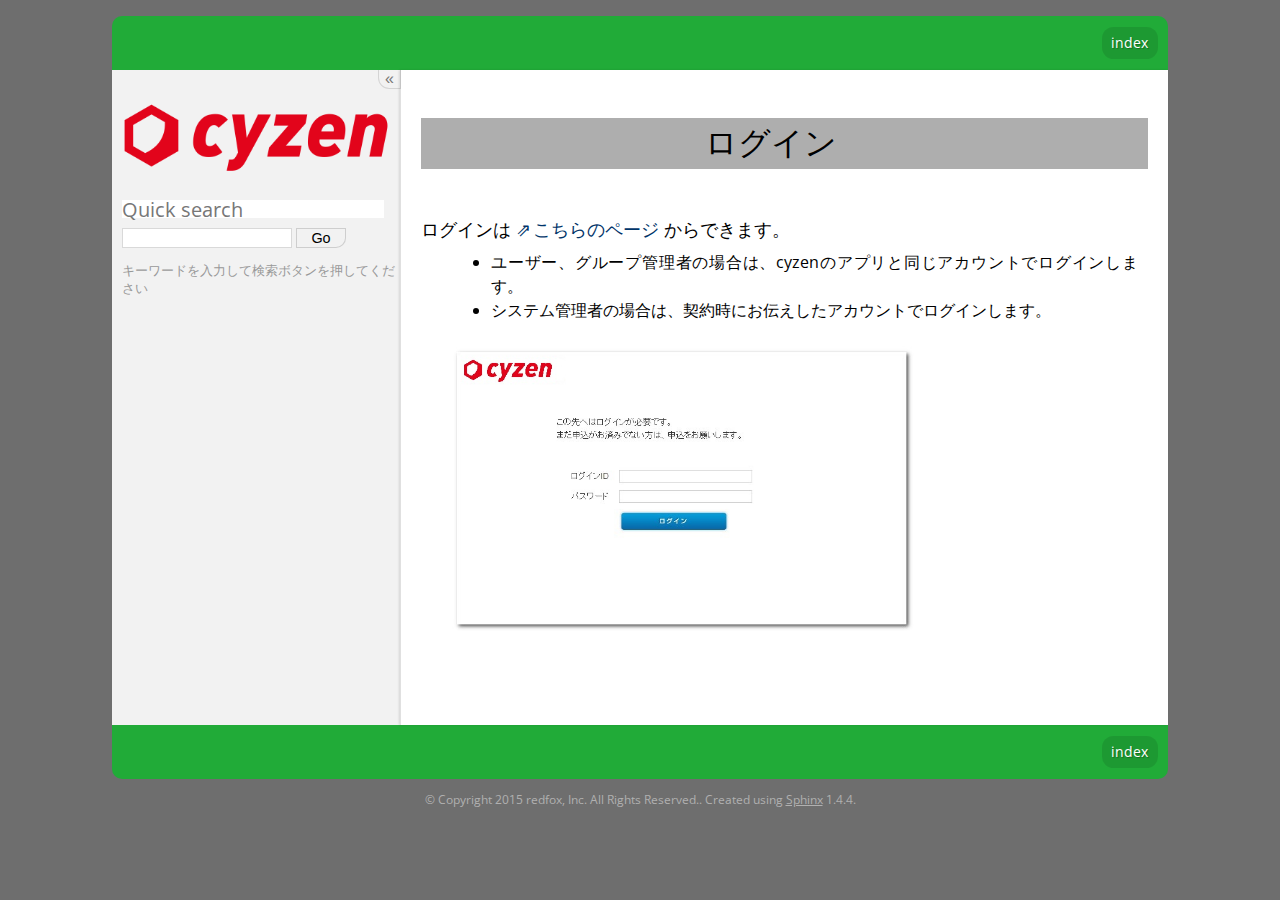
<file: login.html>
<!DOCTYPE html PUBLIC "-//W3C//DTD XHTML 1.0 Transitional//EN"
  "http://www.w3.org/TR/xhtml1/DTD/xhtml1-transitional.dtd">


<html xmlns="http://www.w3.org/1999/xhtml">
  <head>
    <meta http-equiv="Content-Type" content="text/html; charset=utf-8" />
    
    <title>ログイン &mdash; sds 1.0.0 documentation</title>
    
    <link rel="stylesheet" href="_static/help.css" type="text/css" />
    <link rel="stylesheet" href="_static/pygments.css" type="text/css" />
    <link rel="stylesheet" href="//fonts.googleapis.com/css?family=Noticia+Text|Open+Sans|Droid+Sans+Mono" type="text/css" />
    
    <script type="text/javascript">
      var DOCUMENTATION_OPTIONS = {
        URL_ROOT:    './',
        VERSION:     '1.0.0',
        COLLAPSE_INDEX: false,
        FILE_SUFFIX: '.html',
        HAS_SOURCE:  true
      };
    </script>
    <script type="text/javascript" src="_static/jquery.js"></script>
    <script type="text/javascript" src="_static/underscore.js"></script>
    <script type="text/javascript" src="_static/doctools.js"></script>
    <script type="text/javascript" src="_static/jquery.balloon.js"></script>
    <script type="text/javascript" src="_static/jquery.smooth-scroll.min.js"></script>
    <script type="text/javascript" src="_static/help.js"></script>
    <script type="text/javascript" src="_static/jquery.cookie.js"></script>
    <script type="text/javascript" src="_static/cloud.js"></script>
    <link rel="top" title="sds 1.0.0 documentation" href="index.html" /> 
        <meta name="viewport" content="width=device-width, initial-scale=1">
  </head>
  <body role="document">
    <div class="relbar-top">
        
    <div class="related" role="navigation" aria-label="related navigation">
      <h3>Navigation</h3>
      <ul>
        <li class="right" style="margin-right: 10px">
          <a href="genindex.html" title="General Index"
             accesskey="I">index</a></li>
    <li><a href="index.html">sds 1.0.0 documentation</a> &raquo;</li>
 
      </ul>
    </div>
    </div>
  

    <div class="document">
      <div class="documentwrapper">
        <div class="bodywrapper">
          <div class="body" role="main">
            
<div class="section" id="loginurl">
<span id="id1"></span><h1>ログイン<a class="headerlink" href="#loginurl" title="Permalink to this headline">¶</a></h1>
<dl class="docutils">
<dt>ログインは <a class="reference external" href="https://center.cyzen.cloud/d/">こちらのページ</a> からできます。</dt>
<dd><ul class="first simple">
<li>ユーザー、グループ管理者の場合は、cyzenのアプリと同じアカウントでログインします。</li>
<li>システム管理者の場合は、契約時にお伝えしたアカウントでログインします。</li>
</ul>
<p class="last"><a class="reference internal" href="_images/login.jpg"><img alt="ログイン画面" src="_images/login.jpg" style="width: 480.0px; height: 285.6px;" /></a></p>
</dd>
</dl>
<div class="line-block">
<div class="line"><br /></div>
</div>
</div>


          </div>
        </div>
      </div>
      <div class="sphinxsidebar" role="navigation" aria-label="main navigation">
        <div class="sphinxsidebarwrapper">
        <p class="logo"><a href="index.html" title="index">
          <img class="logo" src="_static/cyzen_logo.png" alt="Logo"/>
        </a></p>
<div id="searchbox" style="display: none">
  <h3>Quick search</h3>
    <form class="search" action="search.html" method="get">
      <input type="text" name="q" />
      <input type="submit" value="Go" />
      <input type="hidden" name="check_keywords" value="yes" />
      <input type="hidden" name="area" value="default" />
    </form>
    <p class="searchtip" style="font-size: 90%">
    キーワードを入力して検索ボタンを押してください
    </p>
</div>
<script type="text/javascript">$('#searchbox').show(0);</script>
<script>
  (function(i,s,o,g,r,a,m){i['GoogleAnalyticsObject']=r;i[r]=i[r]||function(){
  (i[r].q=i[r].q||[]).push(arguments)},i[r].l=1*new Date();a=s.createElement(o),
  m=s.getElementsByTagName(o)[0];a.async=1;a.src=g;m.parentNode.insertBefore(a,m)
  })(window,document,'script','//www.google-analytics.com/analytics.js','ga');

  ga('create', 'UA-36034455-1', 'auto');
  ga('send', 'pageview');

</script>
        </div>
      </div>
      <div class="clearer"></div>
    </div>
    <div class="relbar-bottom">
        
    <div class="related" role="navigation" aria-label="related navigation">
      <h3>Navigation</h3>
      <ul>
        <li class="right" style="margin-right: 10px">
          <a href="genindex.html" title="General Index"
             >index</a></li>
    <li><a href="index.html">sds 1.0.0 documentation</a> &raquo;</li>
 
      </ul>
    </div>
    </div>

    <div class="footer" role="contentinfo">
        &copy; Copyright 2015 redfox, Inc. All Rights Reserved..
      Created using <a href="http://sphinx-doc.org/">Sphinx</a> 1.4.4.
    </div>
    <!-- cloud_sptheme 1.4 -->
  </body>
</html>
</file>
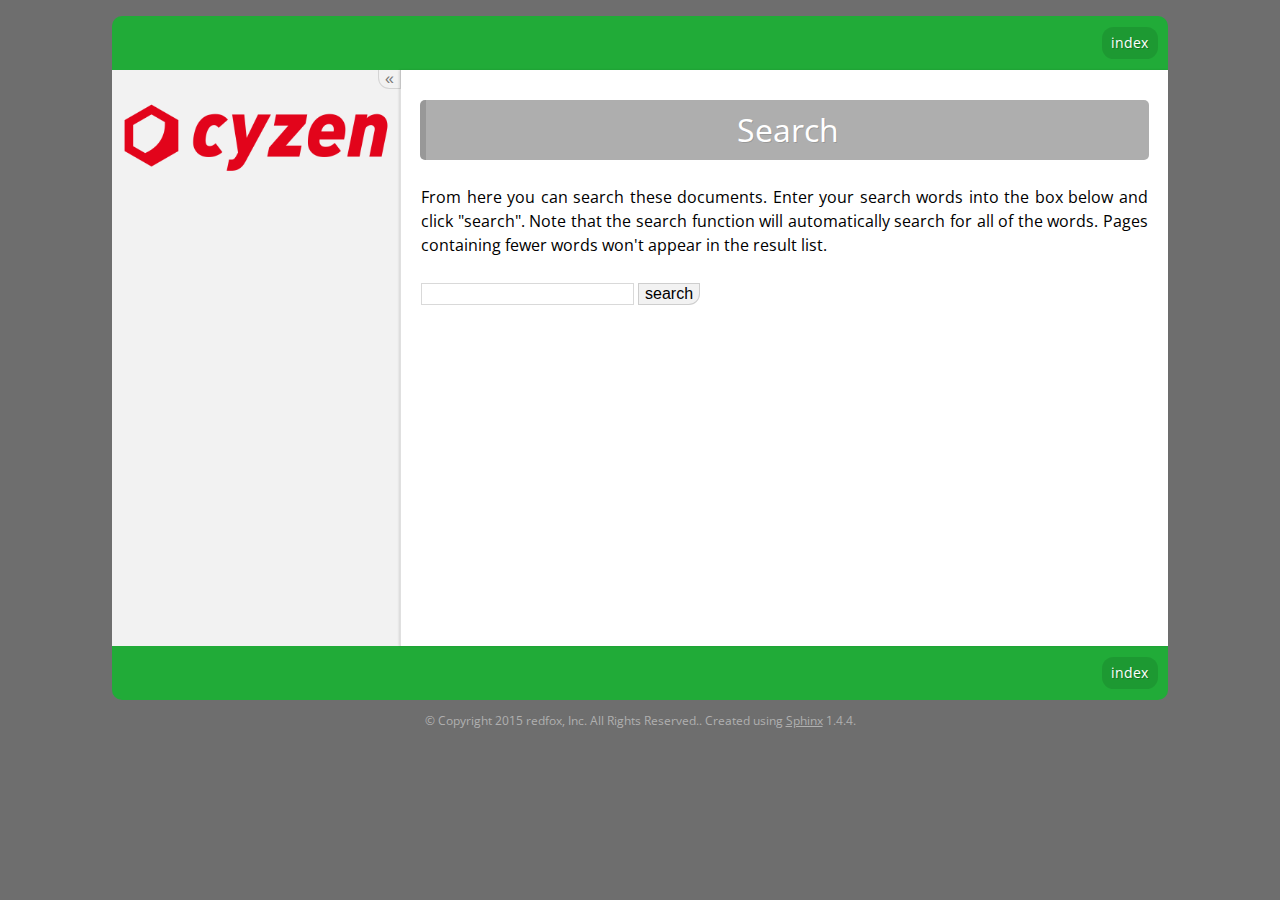
<file: search.html>
<!DOCTYPE html PUBLIC "-//W3C//DTD XHTML 1.0 Transitional//EN"
  "http://www.w3.org/TR/xhtml1/DTD/xhtml1-transitional.dtd">


<html xmlns="http://www.w3.org/1999/xhtml">
  <head>
    <meta http-equiv="Content-Type" content="text/html; charset=utf-8" />
    
    <title>Search &mdash; sds 1.0.0 documentation</title>
    
    <link rel="stylesheet" href="_static/help.css" type="text/css" />
    <link rel="stylesheet" href="_static/pygments.css" type="text/css" />
    <link rel="stylesheet" href="//fonts.googleapis.com/css?family=Noticia+Text|Open+Sans|Droid+Sans+Mono" type="text/css" />
    
    <script type="text/javascript">
      var DOCUMENTATION_OPTIONS = {
        URL_ROOT:    './',
        VERSION:     '1.0.0',
        COLLAPSE_INDEX: false,
        FILE_SUFFIX: '.html',
        HAS_SOURCE:  true
      };
    </script>
    <script type="text/javascript" src="_static/jquery.js"></script>
    <script type="text/javascript" src="_static/underscore.js"></script>
    <script type="text/javascript" src="_static/doctools.js"></script>
    <script type="text/javascript" src="_static/searchtools.js"></script>
    <script type="text/javascript" src="_static/jquery.balloon.js"></script>
    <script type="text/javascript" src="_static/jquery.smooth-scroll.min.js"></script>
    <script type="text/javascript" src="_static/help.js"></script>
    <script type="text/javascript" src="_static/jquery.cookie.js"></script>
    <script type="text/javascript" src="_static/cloud.js"></script>
    <link rel="top" title="sds 1.0.0 documentation" href="index.html" />
  <script type="text/javascript">
    jQuery(function() { Search.loadIndex("searchindex.js"); });
  </script>
  
  <script type="text/javascript" id="searchindexloader"></script>
   
        <meta name="viewport" content="width=device-width, initial-scale=1">

  </head>
  <body role="document">
    <div class="relbar-top">
        
    <div class="related" role="navigation" aria-label="related navigation">
      <h3>Navigation</h3>
      <ul>
        <li class="right" style="margin-right: 10px">
          <a href="genindex.html" title="General Index"
             accesskey="I">index</a></li>
    <li><a href="index.html">sds 1.0.0 documentation</a> &raquo;</li>
 
      </ul>
    </div>
    </div>
  

    <div class="document">
      <div class="documentwrapper">
        <div class="bodywrapper">
          <div class="body" role="main">
            
  <h1 id="search-documentation">Search</h1>
  <div id="fallback" class="admonition warning">
  <script type="text/javascript">$('#fallback').hide();</script>
  <p>
    Please activate JavaScript to enable the search
    functionality.
  </p>
  </div>
  <p>
    From here you can search these documents. Enter your search
    words into the box below and click "search". Note that the search
    function will automatically search for all of the words. Pages
    containing fewer words won't appear in the result list.
  </p>
  <form action="" method="get">
    <input type="text" name="q" value="" />
    <input type="submit" value="search" />
    <span id="search-progress" style="padding-left: 10px"></span>
  </form>
  
  <div id="search-results">
  
  </div>

          </div>
        </div>
      </div>
      <div class="sphinxsidebar" role="navigation" aria-label="main navigation">
        <div class="sphinxsidebarwrapper">
        <p class="logo"><a href="index.html" title="index">
          <img class="logo" src="_static/cyzen_logo.png" alt="Logo"/>
        </a></p>
<script>
  (function(i,s,o,g,r,a,m){i['GoogleAnalyticsObject']=r;i[r]=i[r]||function(){
  (i[r].q=i[r].q||[]).push(arguments)},i[r].l=1*new Date();a=s.createElement(o),
  m=s.getElementsByTagName(o)[0];a.async=1;a.src=g;m.parentNode.insertBefore(a,m)
  })(window,document,'script','//www.google-analytics.com/analytics.js','ga');

  ga('create', 'UA-36034455-1', 'auto');
  ga('send', 'pageview');

</script>
        </div>
      </div>
      <div class="clearer"></div>
    </div>
    <div class="relbar-bottom">
        
    <div class="related" role="navigation" aria-label="related navigation">
      <h3>Navigation</h3>
      <ul>
        <li class="right" style="margin-right: 10px">
          <a href="genindex.html" title="General Index"
             >index</a></li>
    <li><a href="index.html">sds 1.0.0 documentation</a> &raquo;</li>
 
      </ul>
    </div>
    </div>

    <div class="footer" role="contentinfo">
        &copy; Copyright 2015 redfox, Inc. All Rights Reserved..
      Created using <a href="http://sphinx-doc.org/">Sphinx</a> 1.4.4.
    </div>
    <!-- cloud_sptheme 1.4 -->
  </body>
</html>
</file>
<file: _static/help.css>
@import url("cloud.css");
body {
    background-color: #6e6e6e !important;
}
div.related {
    background-color: #21ab38 !important;
}
h1 {
    background-color: #aeaeae !important;
}
h2 {
    background-color: #c0c0c0 !important;
    font-style:normal !important;
}
h3{
    background-color: #fff !important;
}
h4{
    background-color: #f5f5f5 !important;
}
img {
    height: auto !important;
}
div.sphinxsidebar #searchbox input[type="submit"] {
    width: 50px;
}
dt[id^='term'] {
    font-size: 100%;
    font-style:bold;
}
img.sp { max-height: 200px;}
.related li:last-child {
    visibility: hidden;
}
.strike {
    text-decoration: line-through;
}
.align-bottom {
    vertical-align: middle;
}
</file>
<file: _static/pygments.css>
.highlight .hll { background-color: #ffffcc }
.highlight  { background: #eeffcc; }
.highlight .c { color: #408090; font-style: italic } /* Comment */
.highlight .err { border: 1px solid #FF0000 } /* Error */
.highlight .k { color: #007020; font-weight: bold } /* Keyword */
.highlight .o { color: #666666 } /* Operator */
.highlight .cm { color: #408090; font-style: italic } /* Comment.Multiline */
.highlight .cp { color: #007020 } /* Comment.Preproc */
.highlight .c1 { color: #408090; font-style: italic } /* Comment.Single */
.highlight .cs { color: #408090; background-color: #fff0f0 } /* Comment.Special */
.highlight .gd { color: #A00000 } /* Generic.Deleted */
.highlight .ge { font-style: italic } /* Generic.Emph */
.highlight .gr { color: #FF0000 } /* Generic.Error */
.highlight .gh { color: #000080; font-weight: bold } /* Generic.Heading */
.highlight .gi { color: #00A000 } /* Generic.Inserted */
.highlight .go { color: #333333 } /* Generic.Output */
.highlight .gp { color: #c65d09; font-weight: bold } /* Generic.Prompt */
.highlight .gs { font-weight: bold } /* Generic.Strong */
.highlight .gu { color: #800080; font-weight: bold } /* Generic.Subheading */
.highlight .gt { color: #0044DD } /* Generic.Traceback */
.highlight .kc { color: #007020; font-weight: bold } /* Keyword.Constant */
.highlight .kd { color: #007020; font-weight: bold } /* Keyword.Declaration */
.highlight .kn { color: #007020; font-weight: bold } /* Keyword.Namespace */
.highlight .kp { color: #007020 } /* Keyword.Pseudo */
.highlight .kr { color: #007020; font-weight: bold } /* Keyword.Reserved */
.highlight .kt { color: #902000 } /* Keyword.Type */
.highlight .m { color: #208050 } /* Literal.Number */
.highlight .s { color: #4070a0 } /* Literal.String */
.highlight .na { color: #4070a0 } /* Name.Attribute */
.highlight .nb { color: #007020 } /* Name.Builtin */
.highlight .nc { color: #0e84b5; font-weight: bold } /* Name.Class */
.highlight .no { color: #60add5 } /* Name.Constant */
.highlight .nd { color: #555555; font-weight: bold } /* Name.Decorator */
.highlight .ni { color: #d55537; font-weight: bold } /* Name.Entity */
.highlight .ne { color: #007020 } /* Name.Exception */
.highlight .nf { color: #06287e } /* Name.Function */
.highlight .nl { color: #002070; font-weight: bold } /* Name.Label */
.highlight .nn { color: #0e84b5; font-weight: bold } /* Name.Namespace */
.highlight .nt { color: #062873; font-weight: bold } /* Name.Tag */
.highlight .nv { color: #bb60d5 } /* Name.Variable */
.highlight .ow { color: #007020; font-weight: bold } /* Operator.Word */
.highlight .w { color: #bbbbbb } /* Text.Whitespace */
.highlight .mb { color: #208050 } /* Literal.Number.Bin */
.highlight .mf { color: #208050 } /* Literal.Number.Float */
.highlight .mh { color: #208050 } /* Literal.Number.Hex */
.highlight .mi { color: #208050 } /* Literal.Number.Integer */
.highlight .mo { color: #208050 } /* Literal.Number.Oct */
.highlight .sb { color: #4070a0 } /* Literal.String.Backtick */
.highlight .sc { color: #4070a0 } /* Literal.String.Char */
.highlight .sd { color: #4070a0; font-style: italic } /* Literal.String.Doc */
.highlight .s2 { color: #4070a0 } /* Literal.String.Double */
.highlight .se { color: #4070a0; font-weight: bold } /* Literal.String.Escape */
.highlight .sh { color: #4070a0 } /* Literal.String.Heredoc */
.highlight .si { color: #70a0d0; font-style: italic } /* Literal.String.Interpol */
.highlight .sx { color: #c65d09 } /* Literal.String.Other */
.highlight .sr { color: #235388 } /* Literal.String.Regex */
.highlight .s1 { color: #4070a0 } /* Literal.String.Single */
.highlight .ss { color: #517918 } /* Literal.String.Symbol */
.highlight .bp { color: #007020 } /* Name.Builtin.Pseudo */
.highlight .vc { color: #bb60d5 } /* Name.Variable.Class */
.highlight .vg { color: #bb60d5 } /* Name.Variable.Global */
.highlight .vi { color: #bb60d5 } /* Name.Variable.Instance */
.highlight .il { color: #208050 } /* Literal.Number.Integer.Long */
</file>
